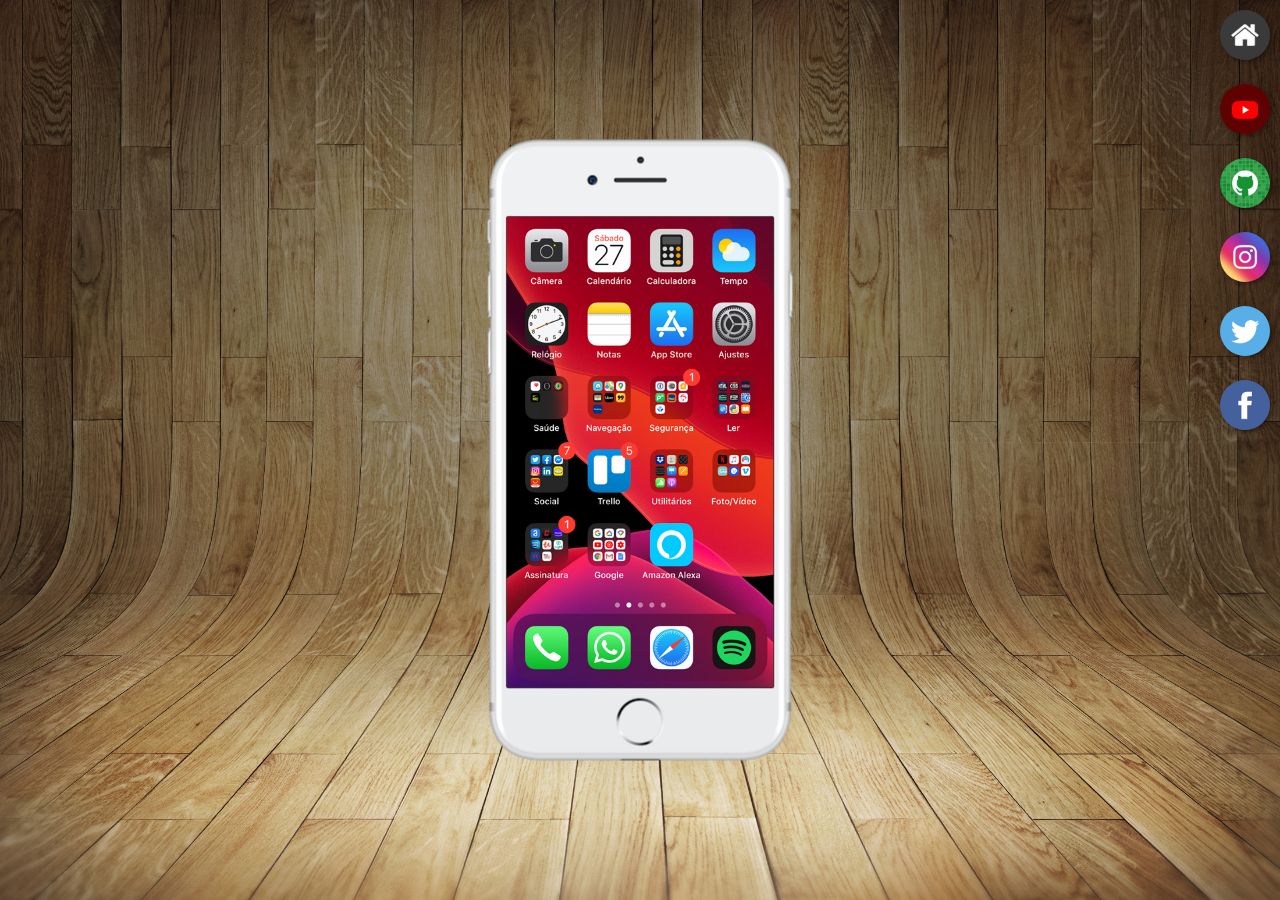
<file: index.html>
<!DOCTYPE html>
<html lang="pt-br">
<head>
  <meta charset="UTF-8">
  <meta name="viewport" content="width=device-width, initial-scale=1.0">
  <link rel="shortcut icon" href="favicon.ico" type="image/x-icon">
  <link rel="stylesheet" href="estilos/style.css">
  <title>Projetos Redes Sociais</title>
</head>
<body>
    <main>
        <section id="telefone">
          <iframe src="home.html" name="tela" id="tela" frameborder="0">
            Se navegador não é compativel com isso.
          </iframe>
        </section>
        <section id="redes-sociais">
            <a href="#" target="tela"><img src="imagens/logo-home.jpg" alt="Home"></a><br>
            <a href="#" target="tela"><img src="imagens/logo-youtube.jpg" alt="YouTube"></a><br>
            <a href="#" target="tela"><img src="imagens/logo-github.jpg" alt="GitHub"></a><br>
            <a href="#" target="tela"><img src="imagens/logo-instagram.jpg" alt="Instagram"></a><br>
            <a href="#" target="tela"><img src="imagens/logo-twitter.jpg" alt="Twitter"></a><br>
            <a href="#" target="tela"><img src="imagens/logo-facebook.jpg" alt="Facebook"></a>
        </section>
    </main>
</body>
</html>
</file>
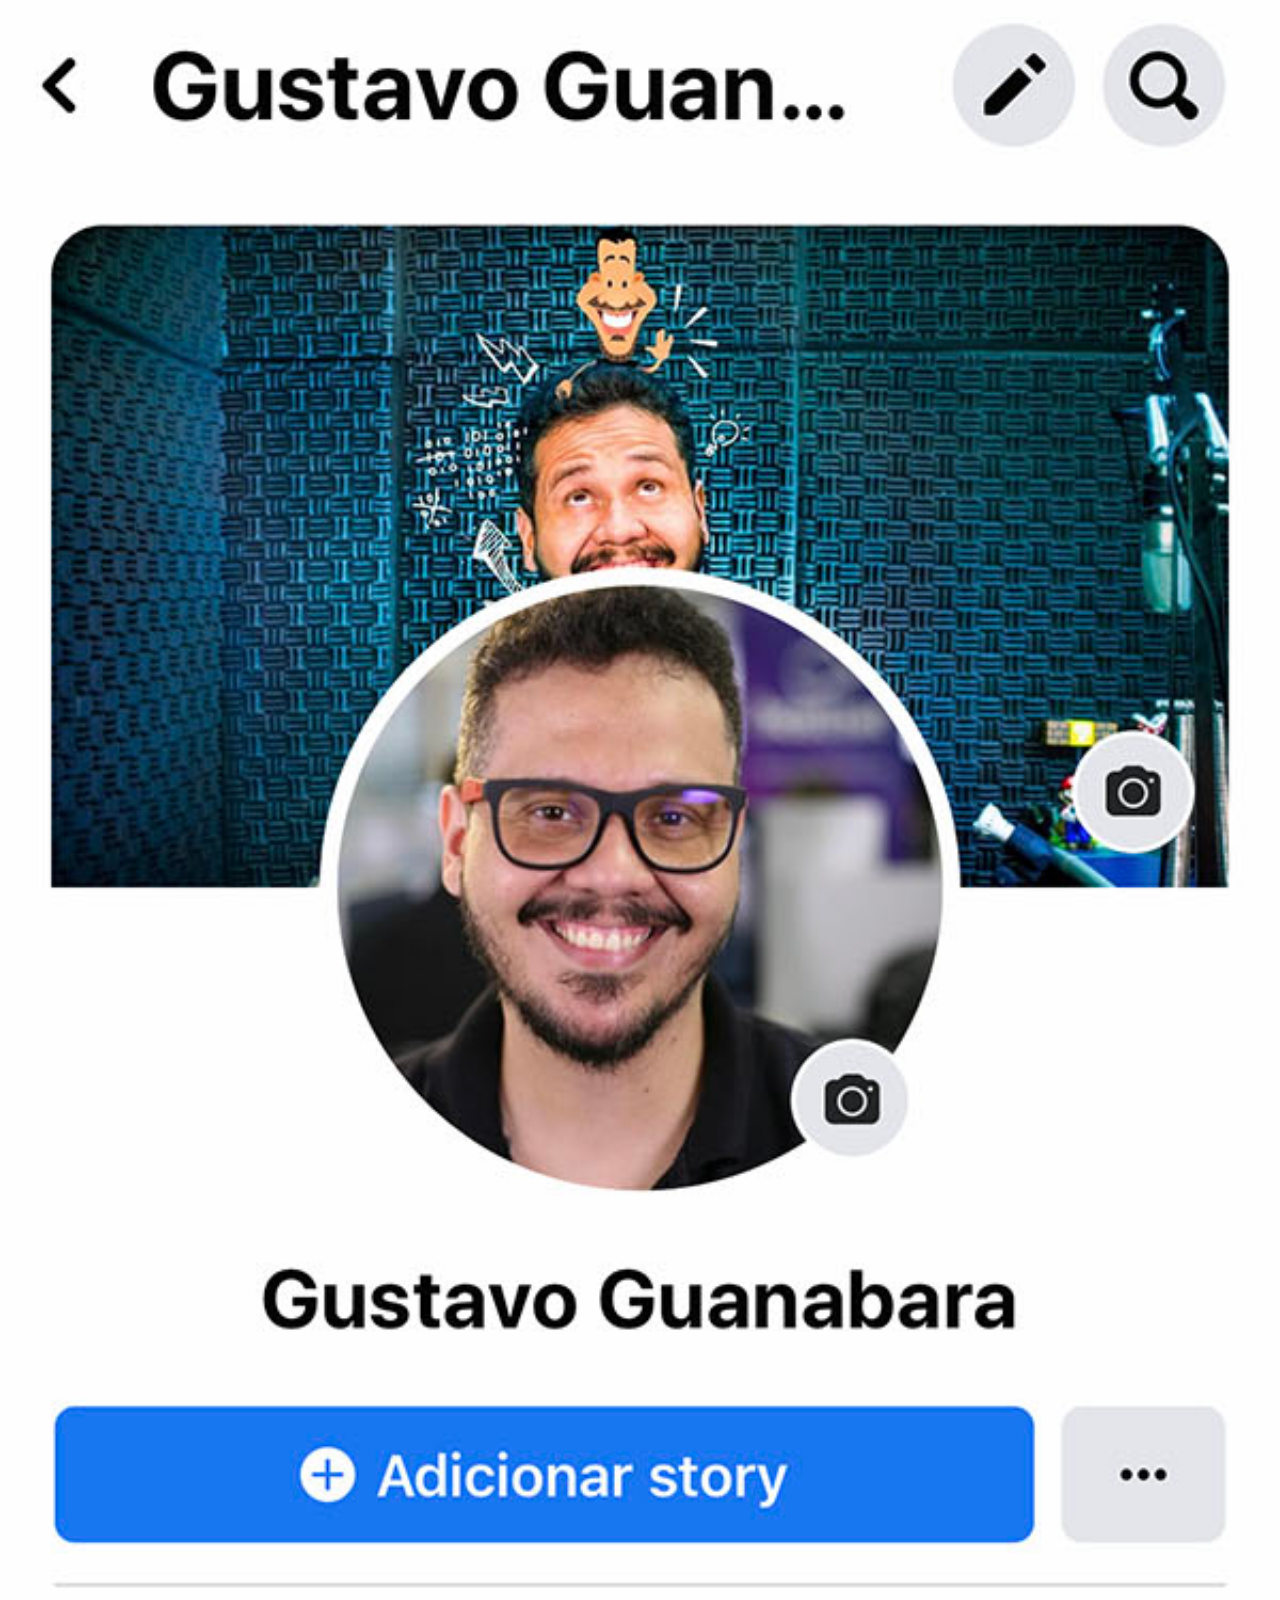
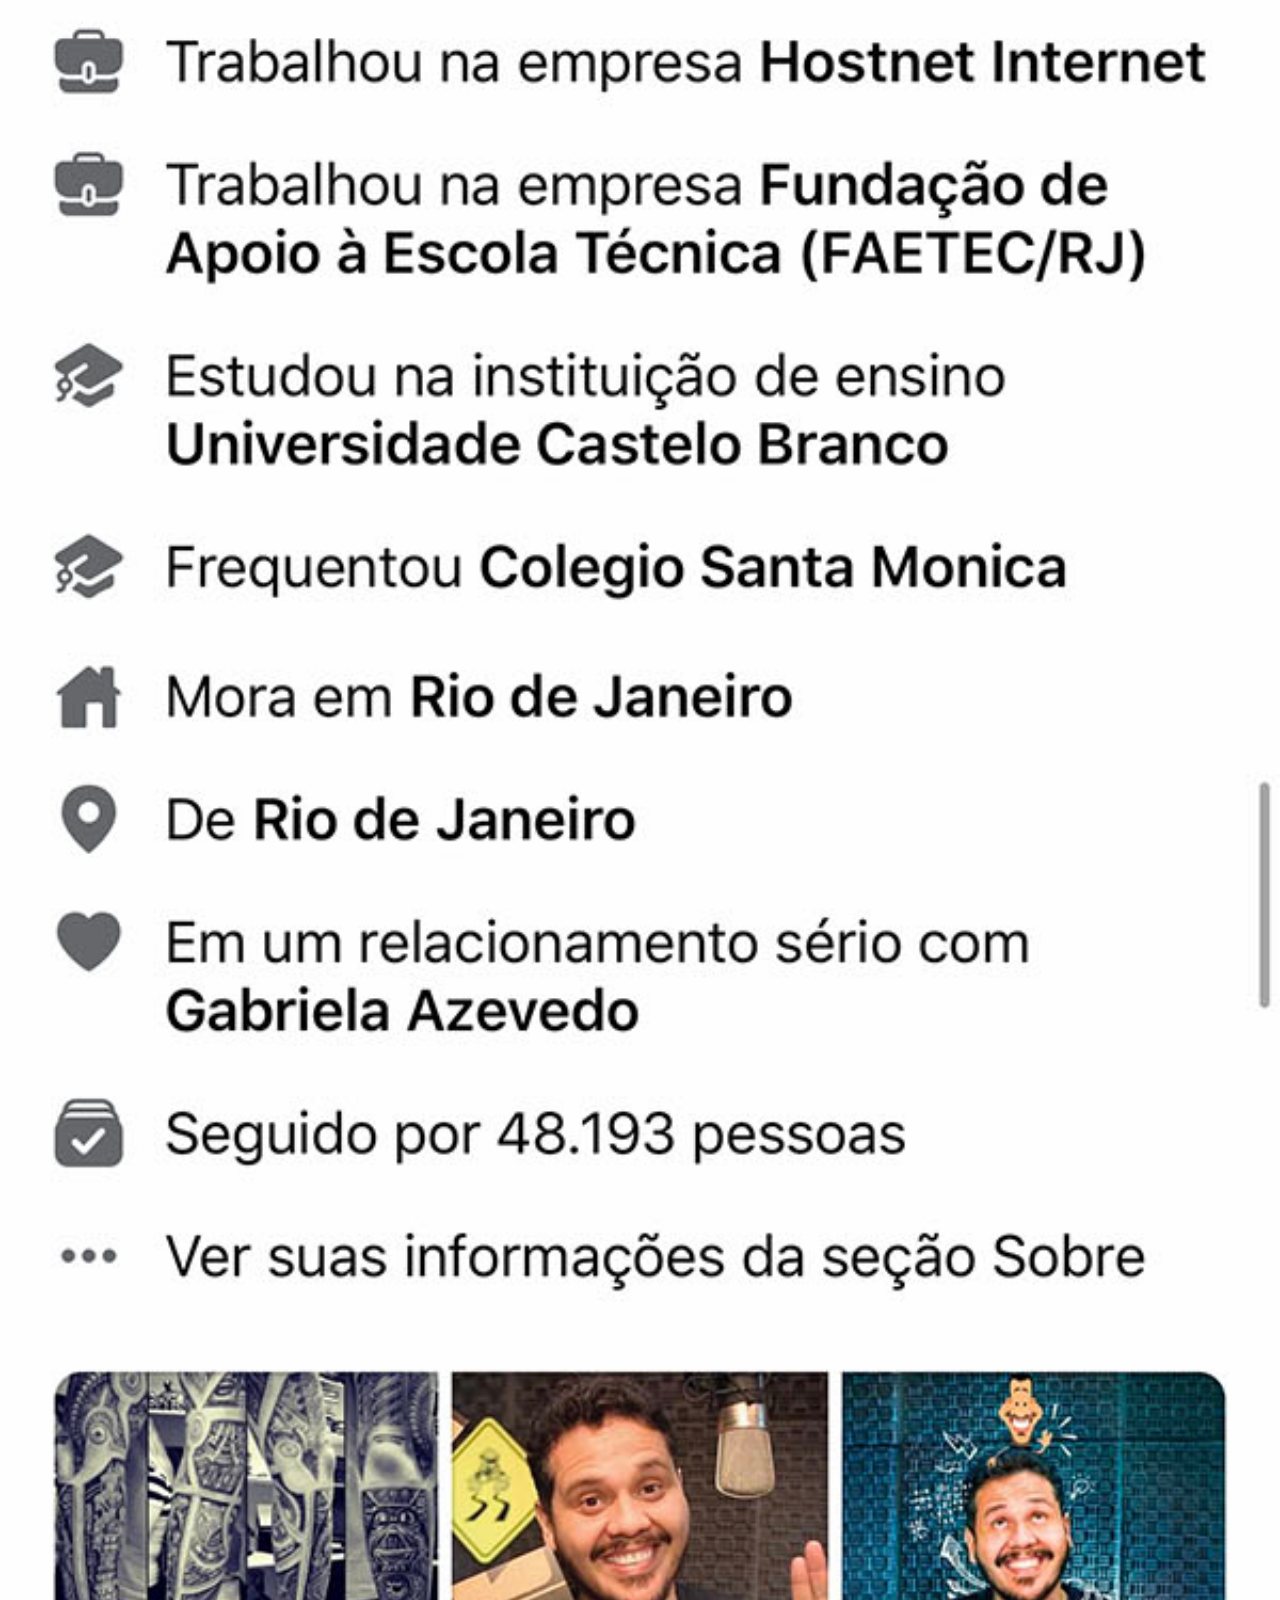
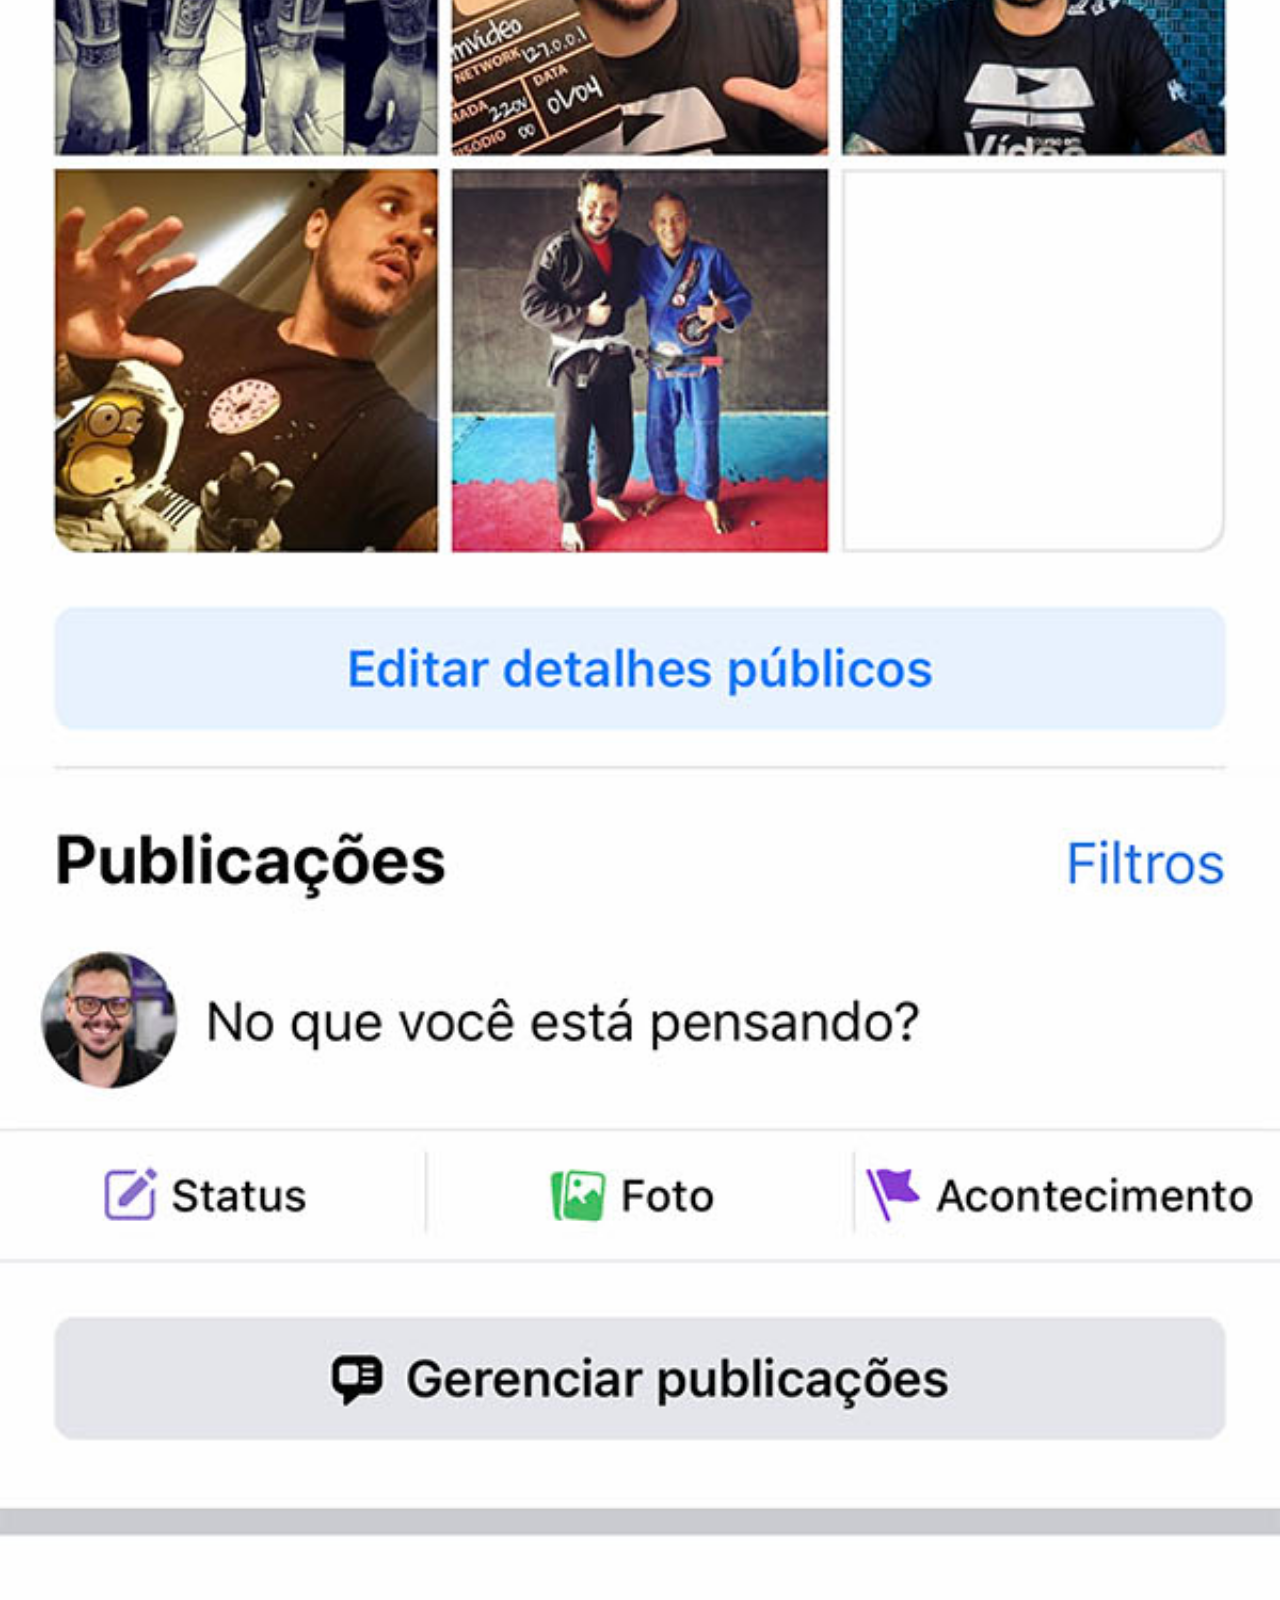
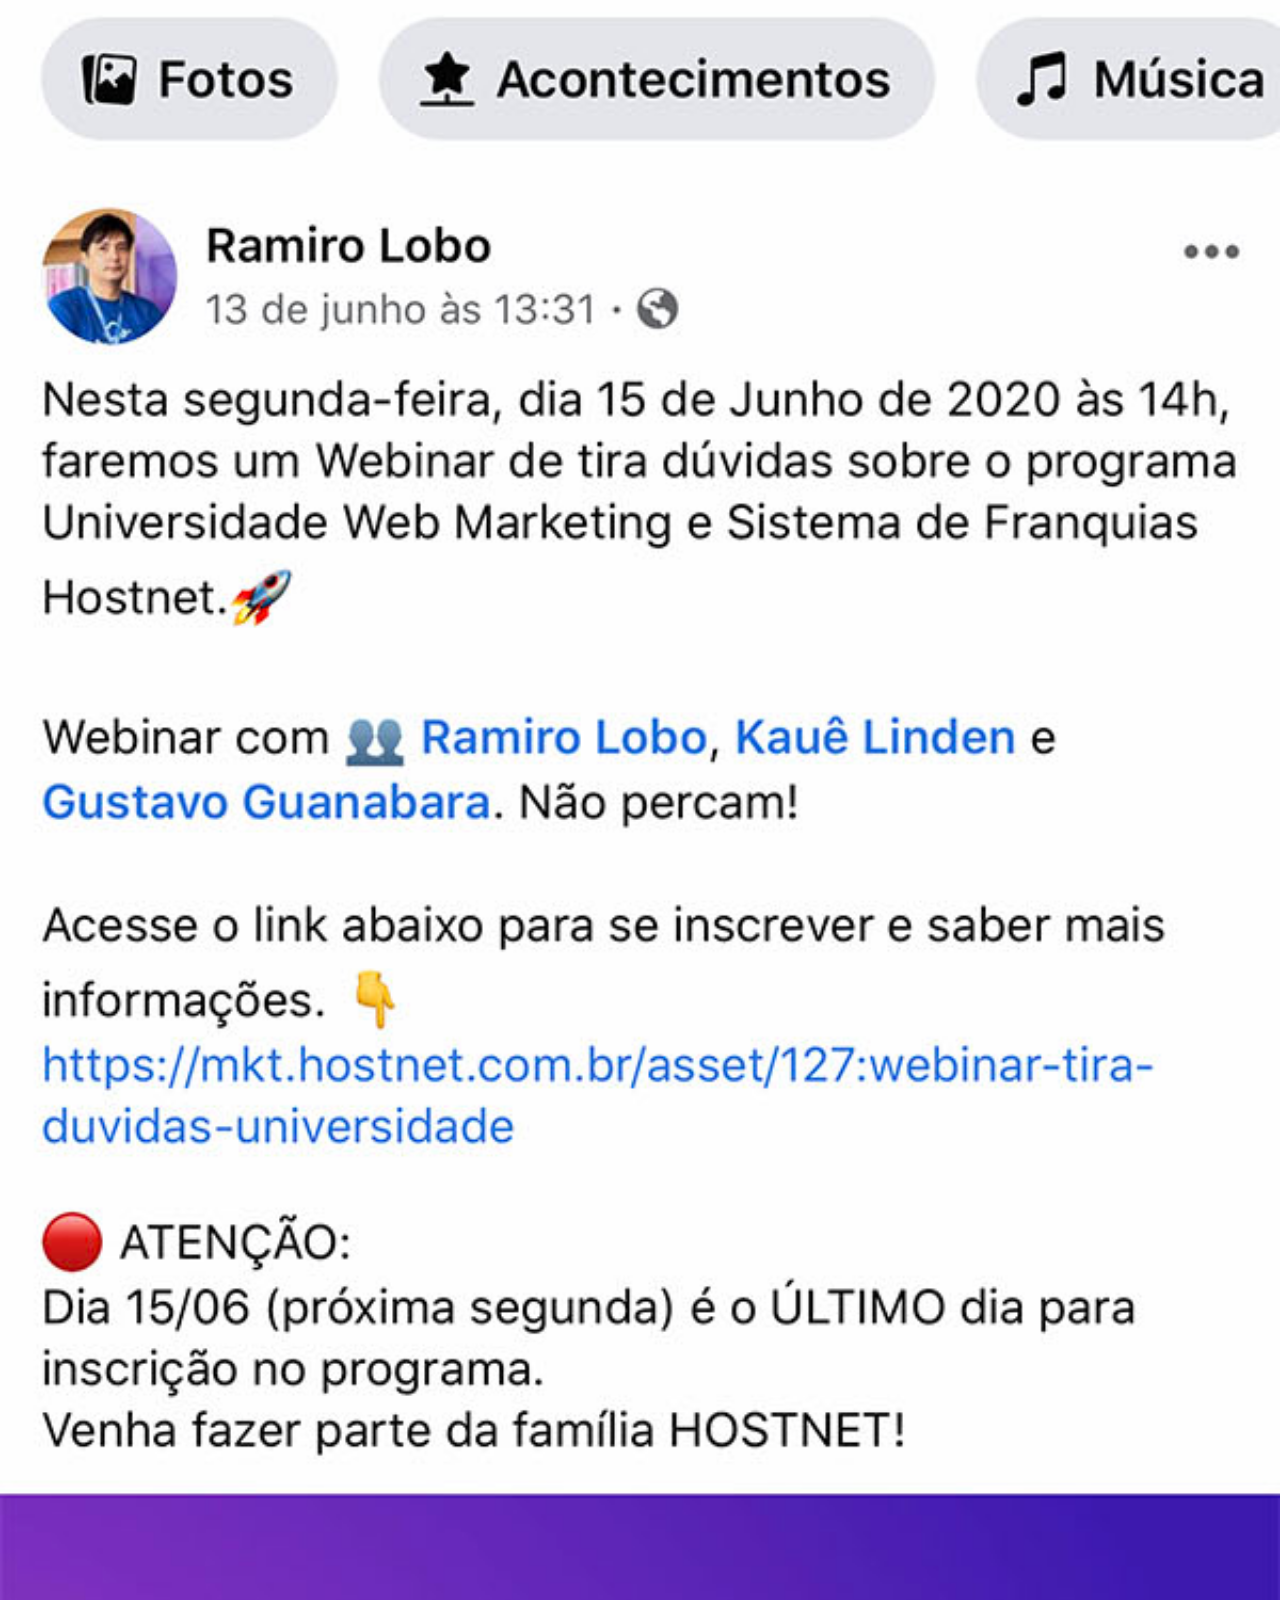
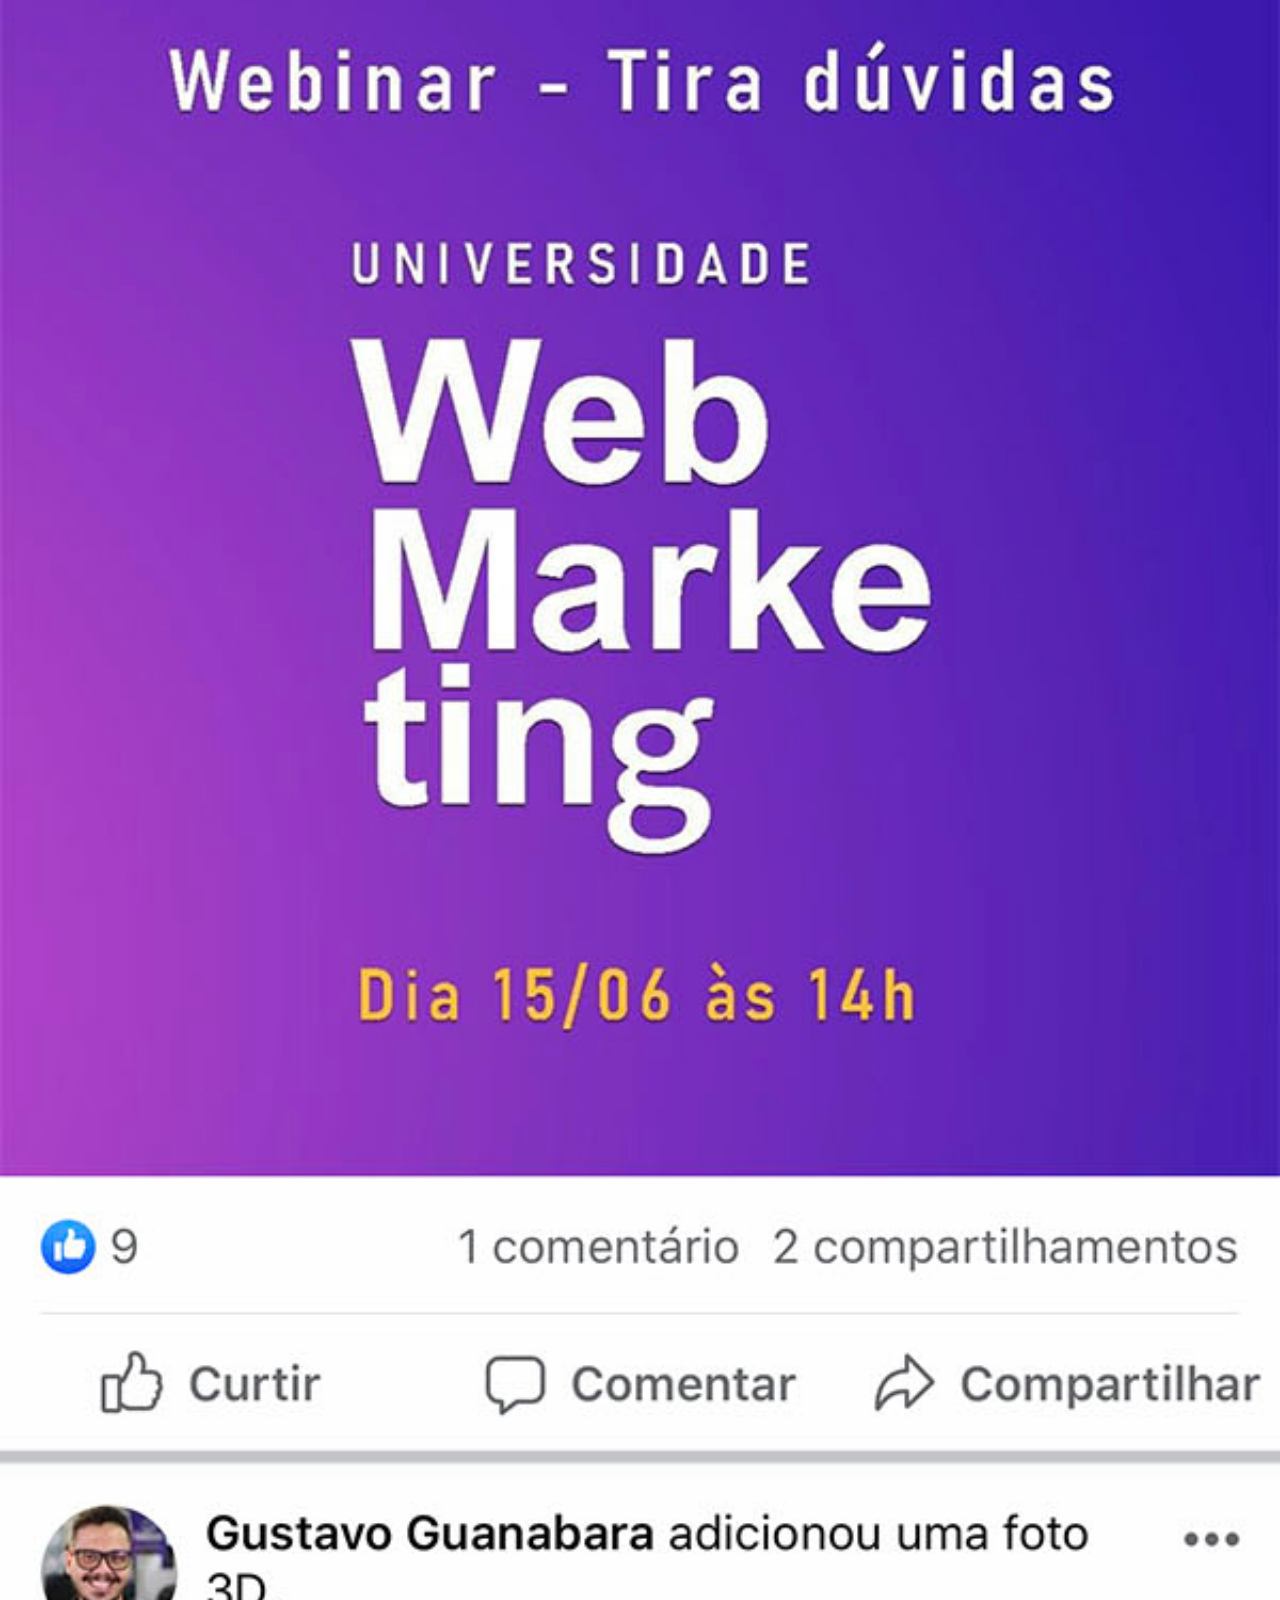
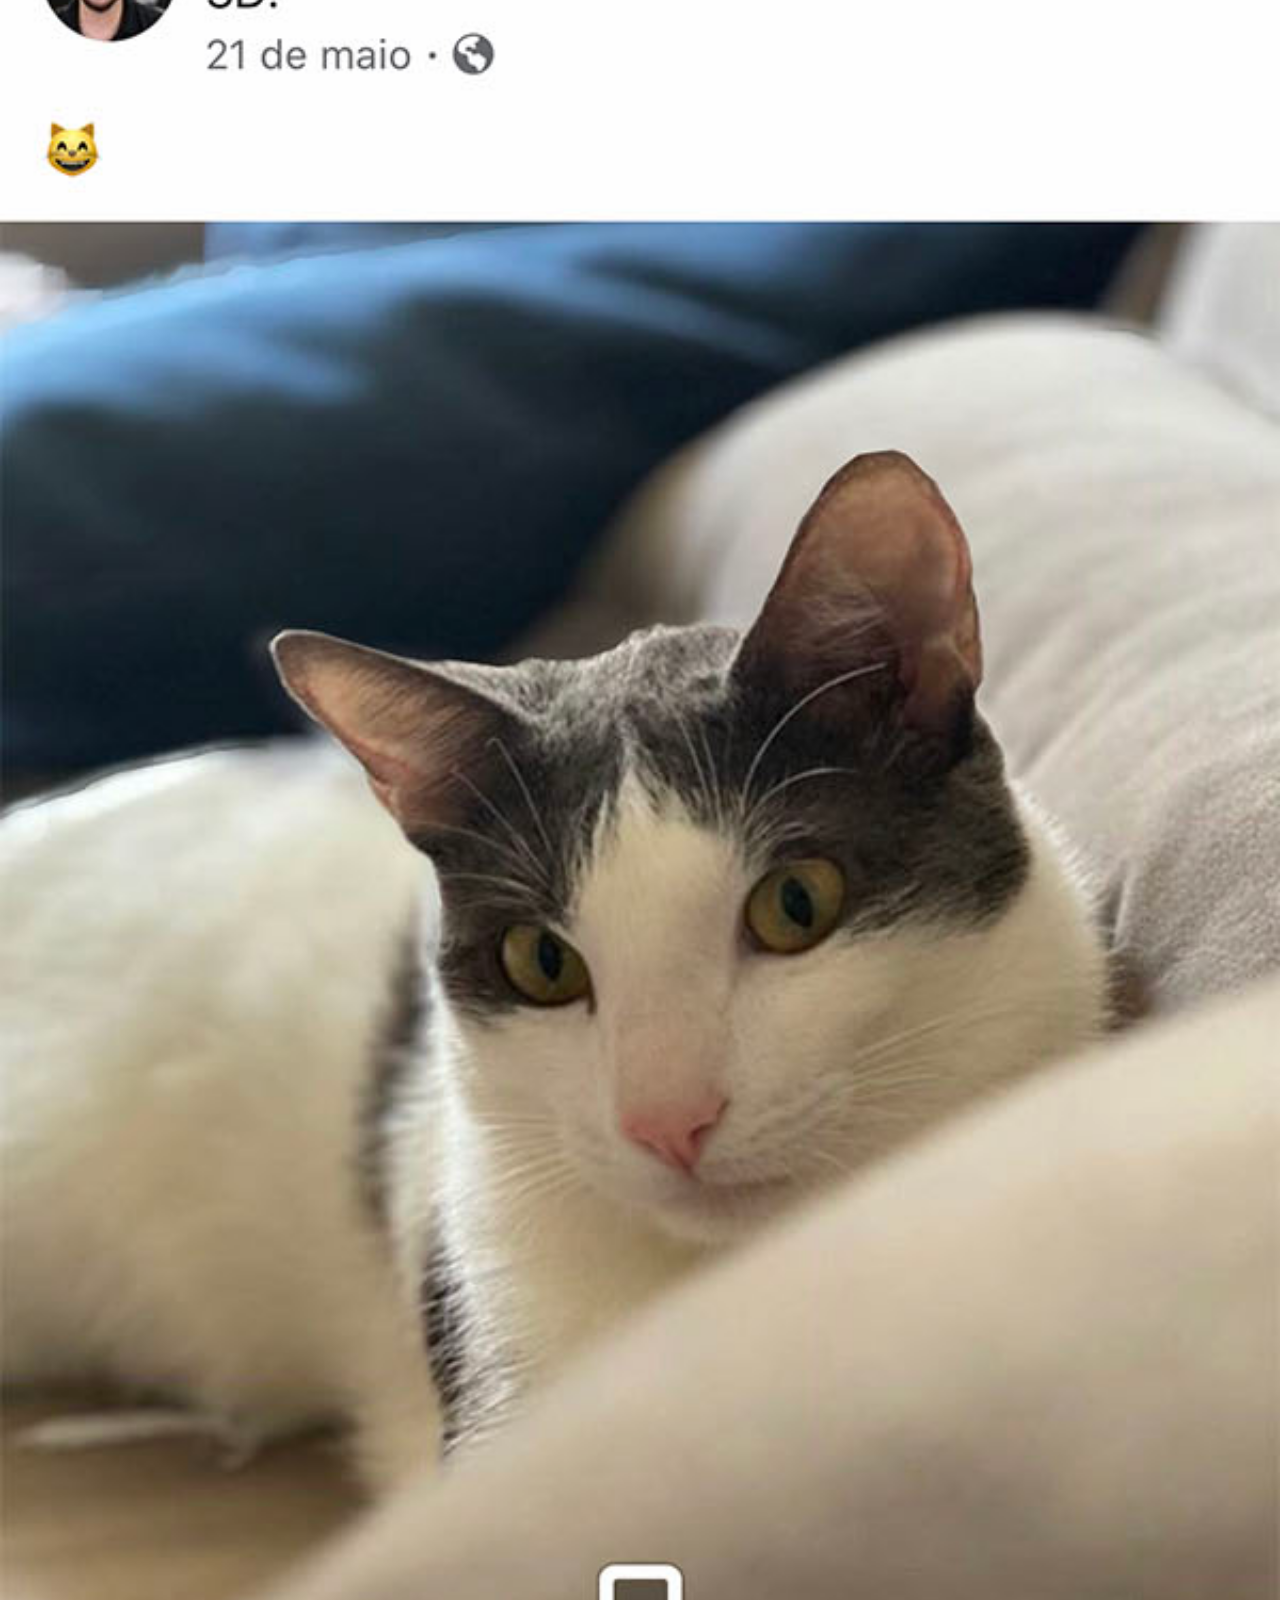
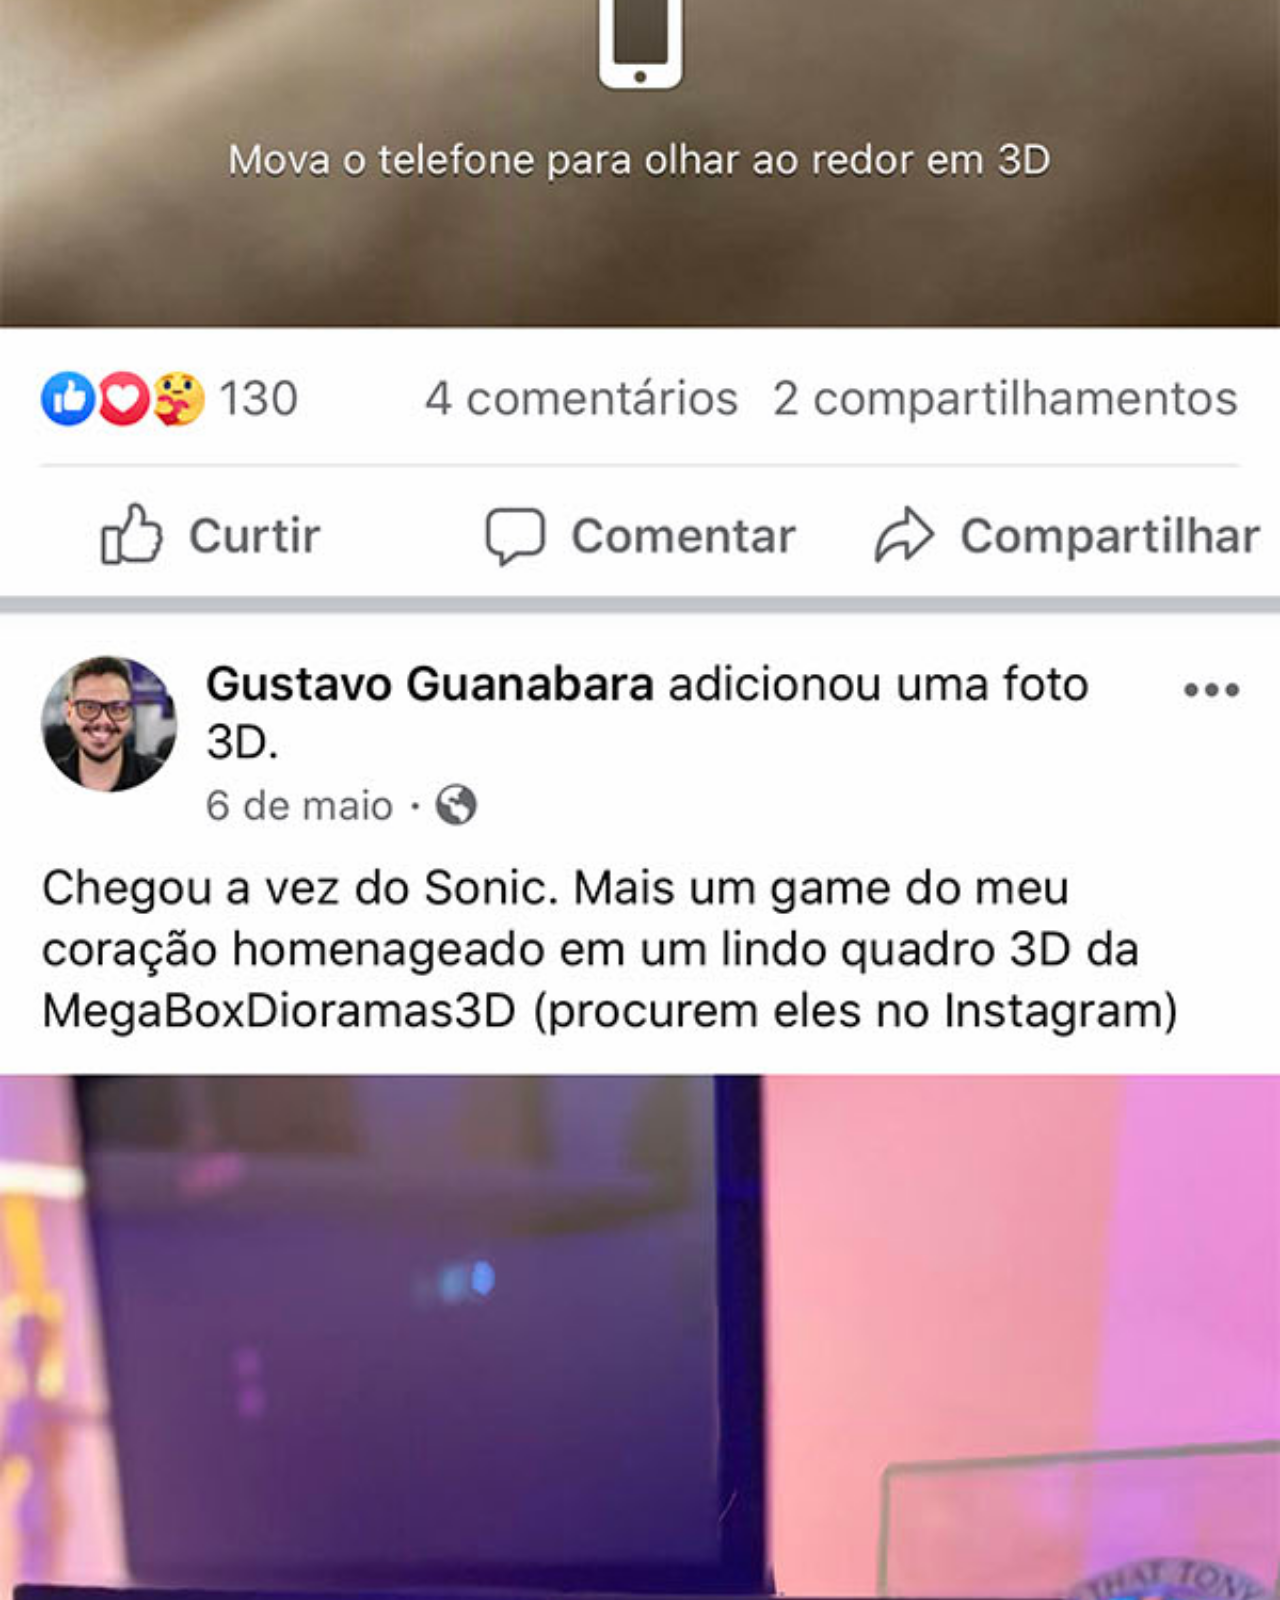
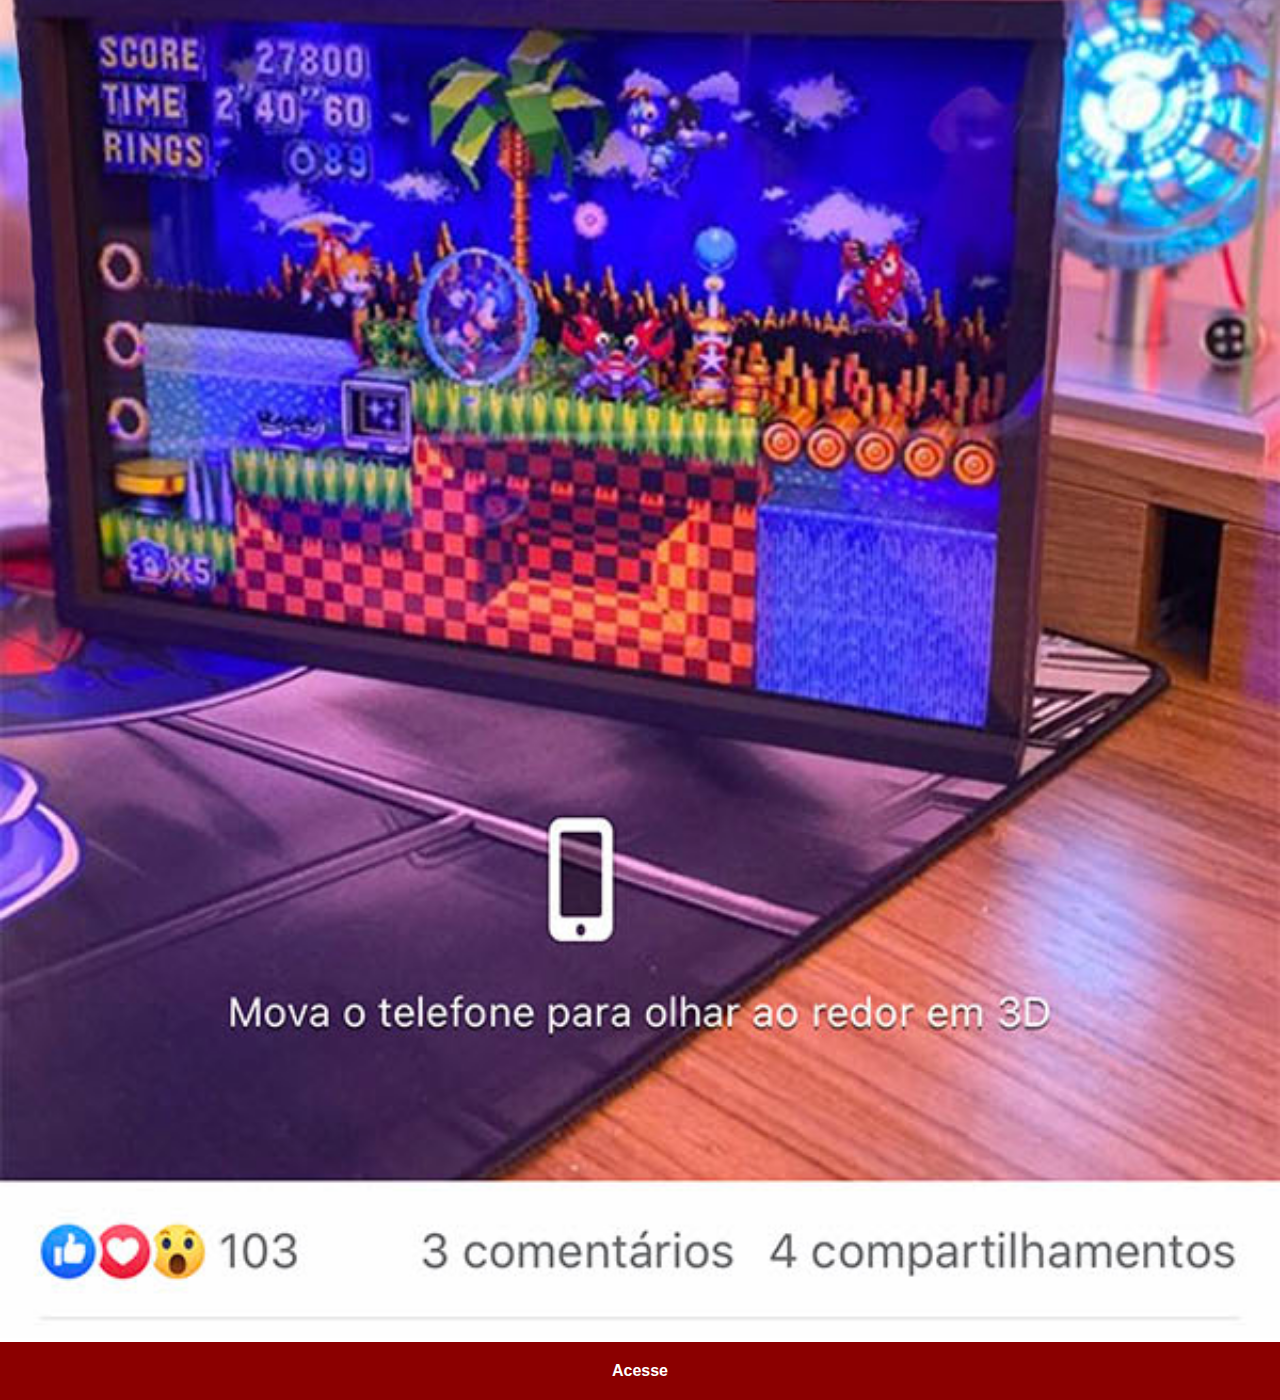
<file: facebook.html>
<!DOCTYPE html>
<html lang="pt-br">
<head>
  <meta charset="UTF-8">
  <meta name="viewport" content="width=device-width, initial-scale=1.0">
  <title>Facebook</title>
  <link rel="stylesheet" href="estilos/social.css">
</head>
<body>
  <img src="imagens/tela-facebook.jpg" alt="Twitter">
  <a href="https://www.facebook.com/gustavoguanabara/?locale=pt_BR" target="
  _blank">Acesse</a>
</body>
</html>
</file>
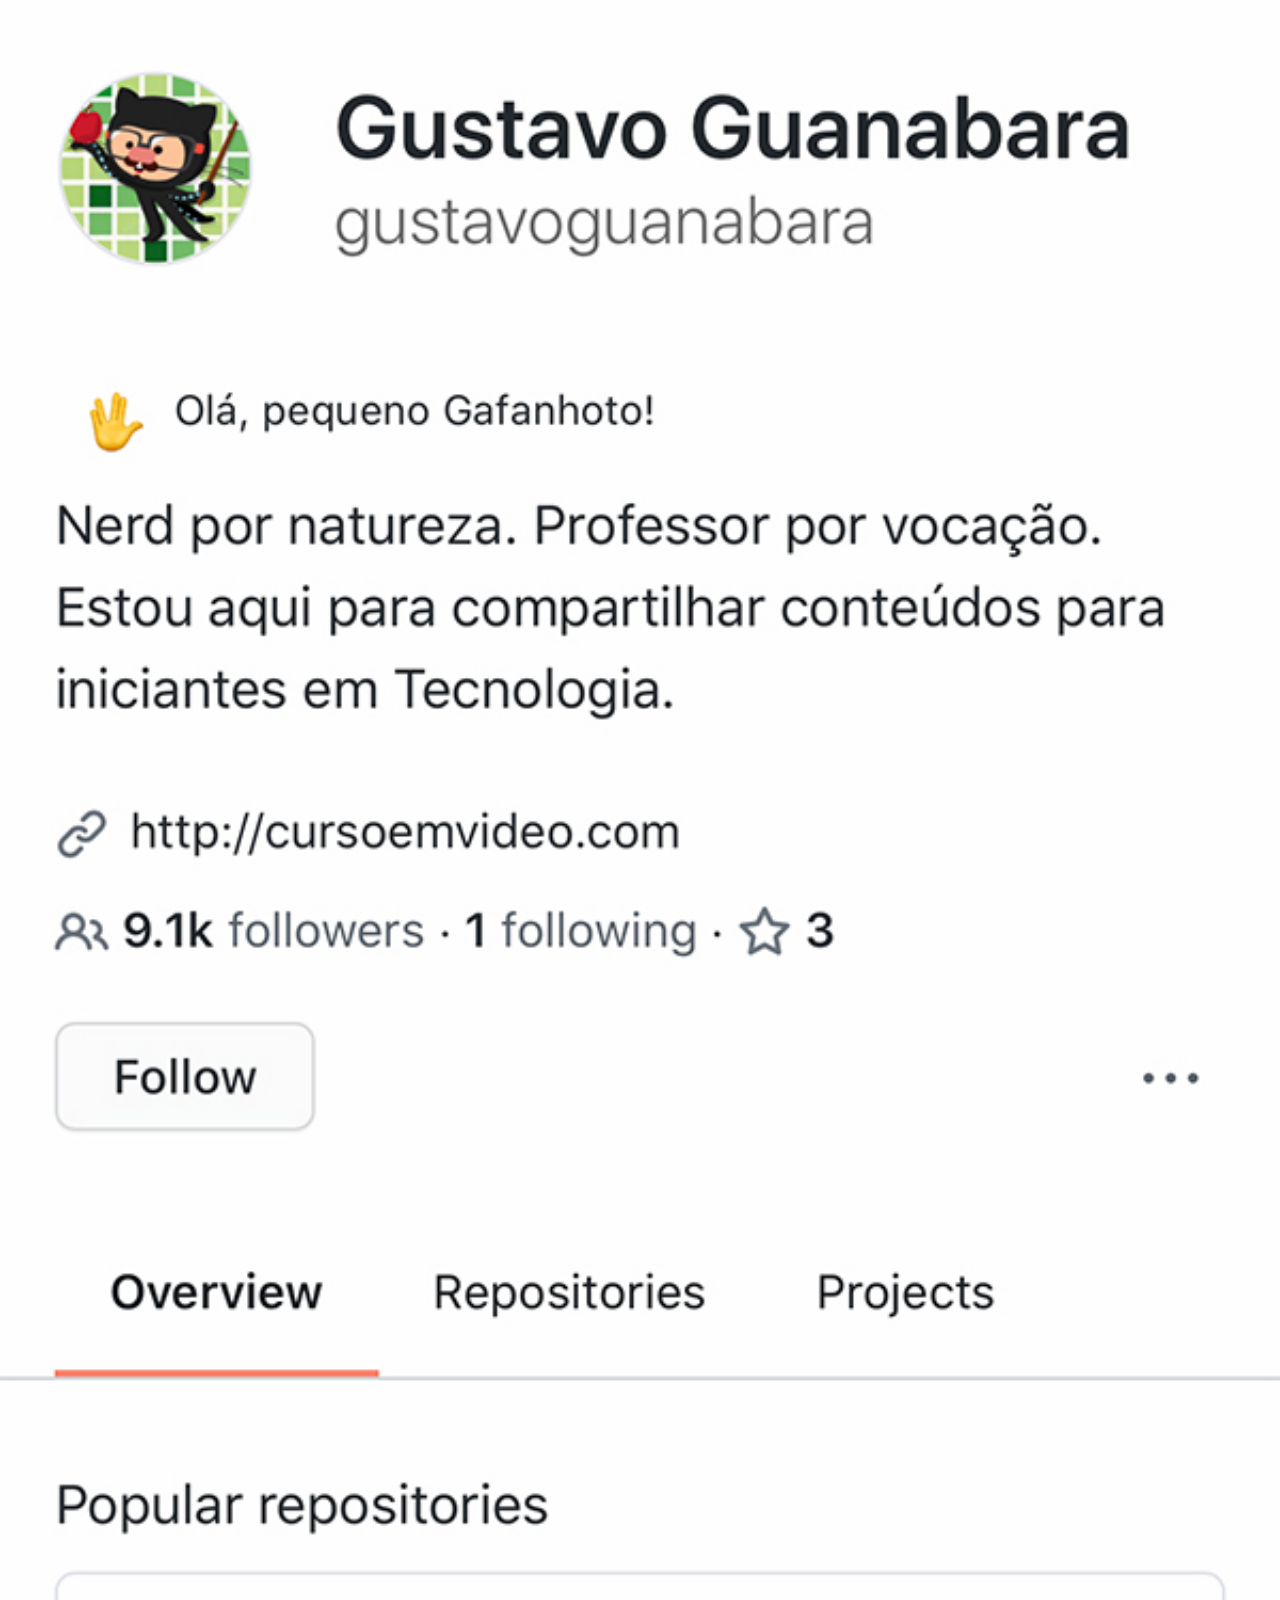
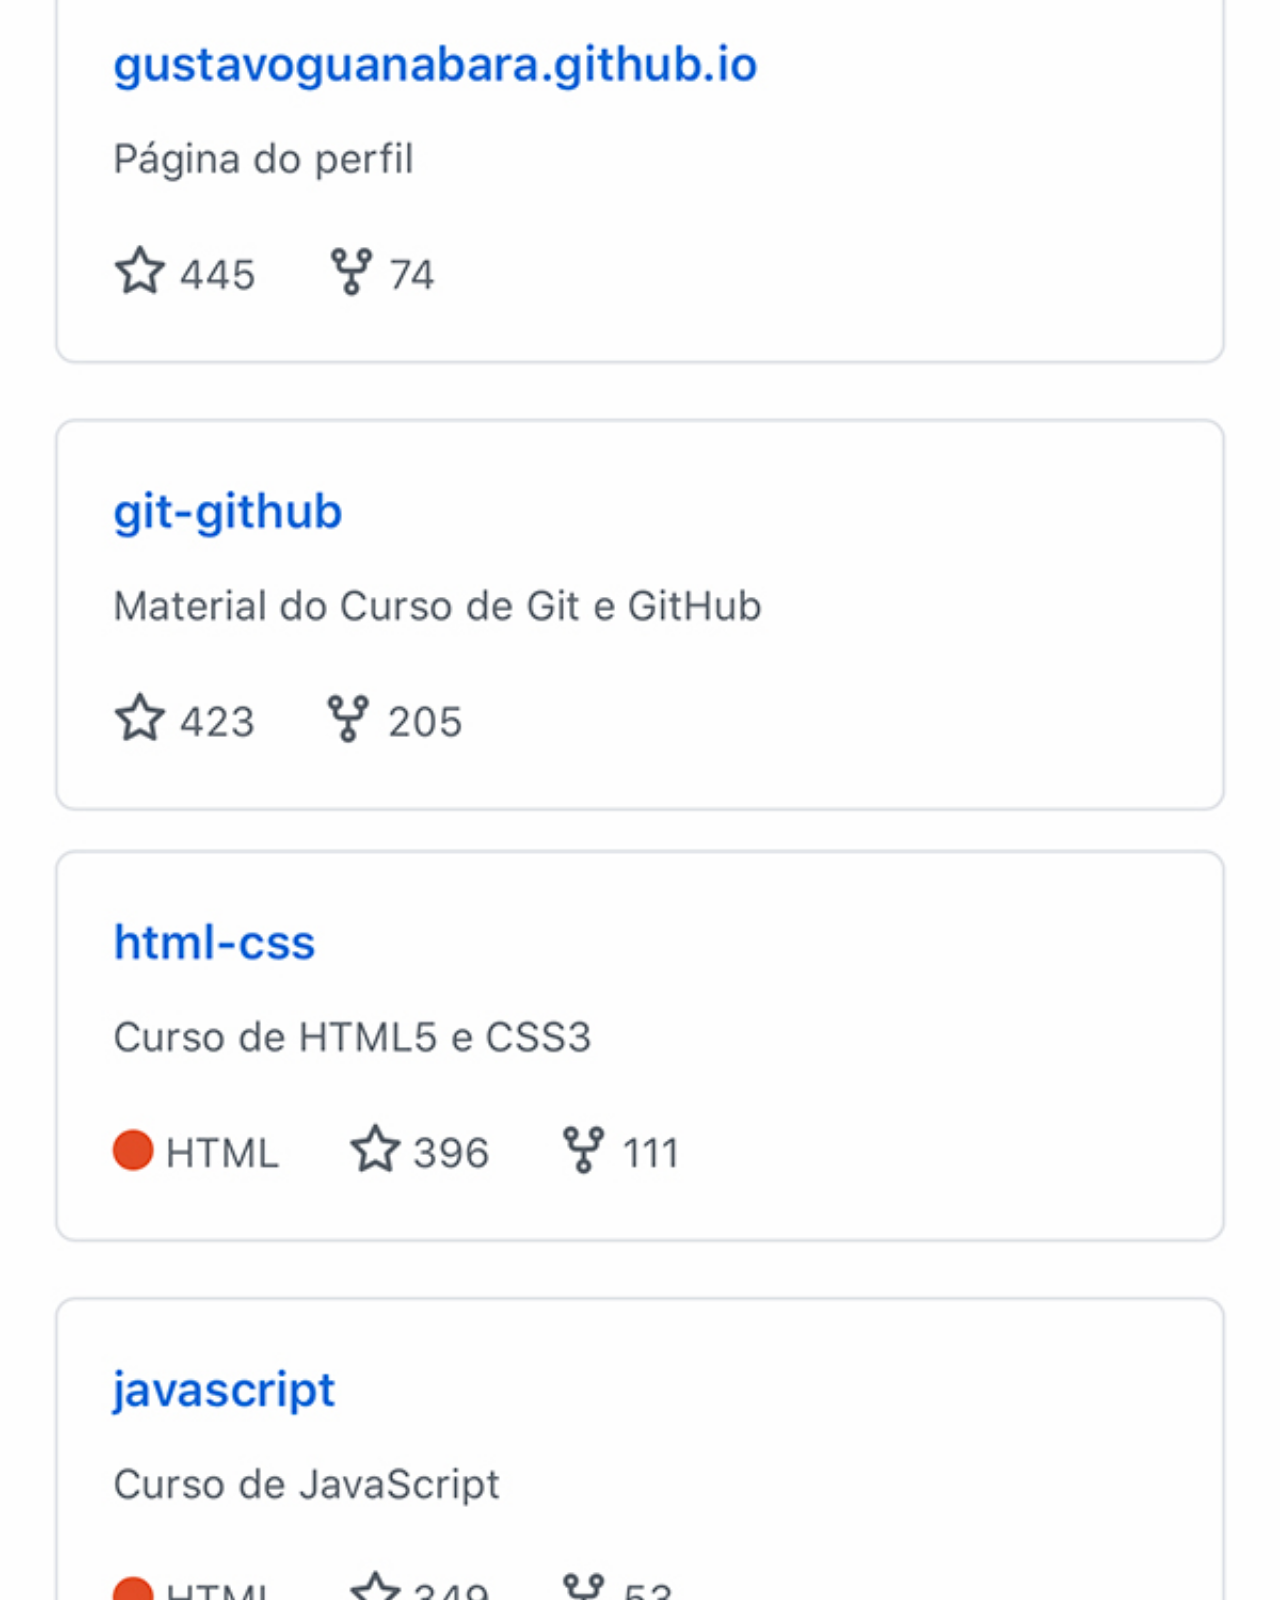
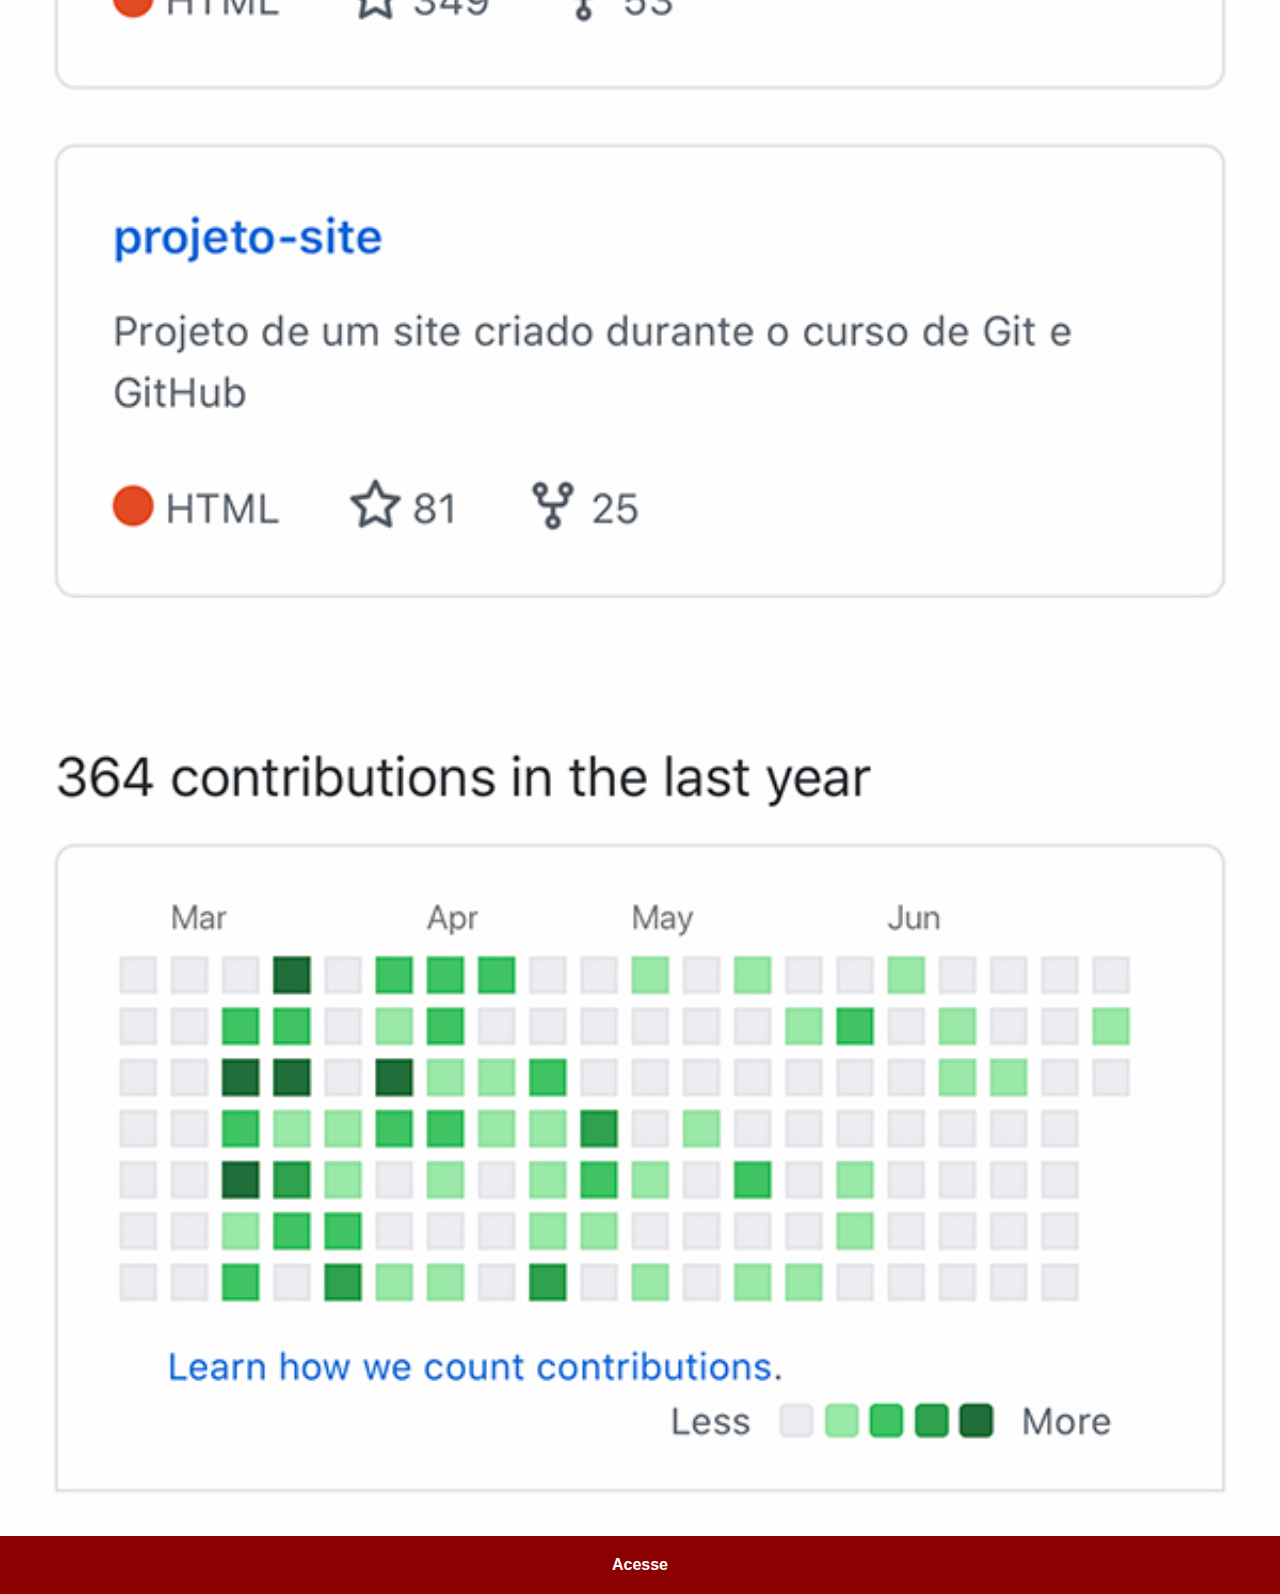
<file: github.html>
<!DOCTYPE html>
<html lang="pt-br">
<head>
  <meta charset="UTF-8">
  <meta name="viewport" content="width=device-width, initial-scale=1.0">
  <title>GitHub</title>
  <link rel="stylesheet" href="estilos/social.css">
</head>
<body>
  <img src="imagens/tela-github.jpg" alt="GitHub">
  <a href="https://github.com/gustavoguanabara/" target="
  _blank">Acesse</a>
</body>
</html>
</file>
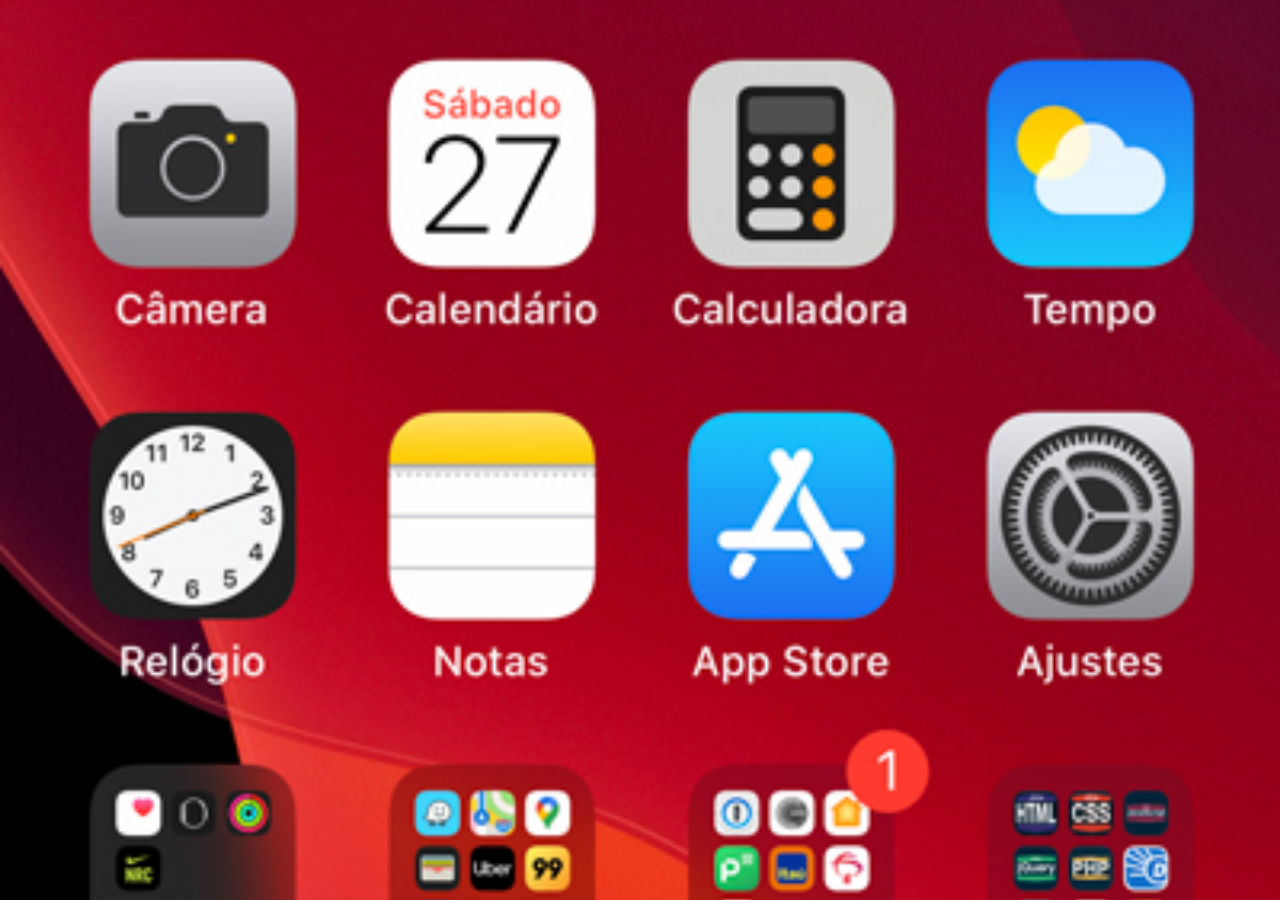
<file: home.html>
<!DOCTYPE html>
<html lang="pt-br">
<head>
  <meta charset="UTF-8">
  <meta name="viewport" content="width=device-width, initial-scale=1.0">
  <title>Home</title>
  <style>
    * {
      margin: 0px;
      padding: 0px;
    }

    body {
      width: 100vw;
      height: 100vh;
      background: black url('imagens/tela-home.jpg') no-repeat top center;
      background-size: cover;
    }
  </style>
</head>
<body>

</body>
</html>
</file>
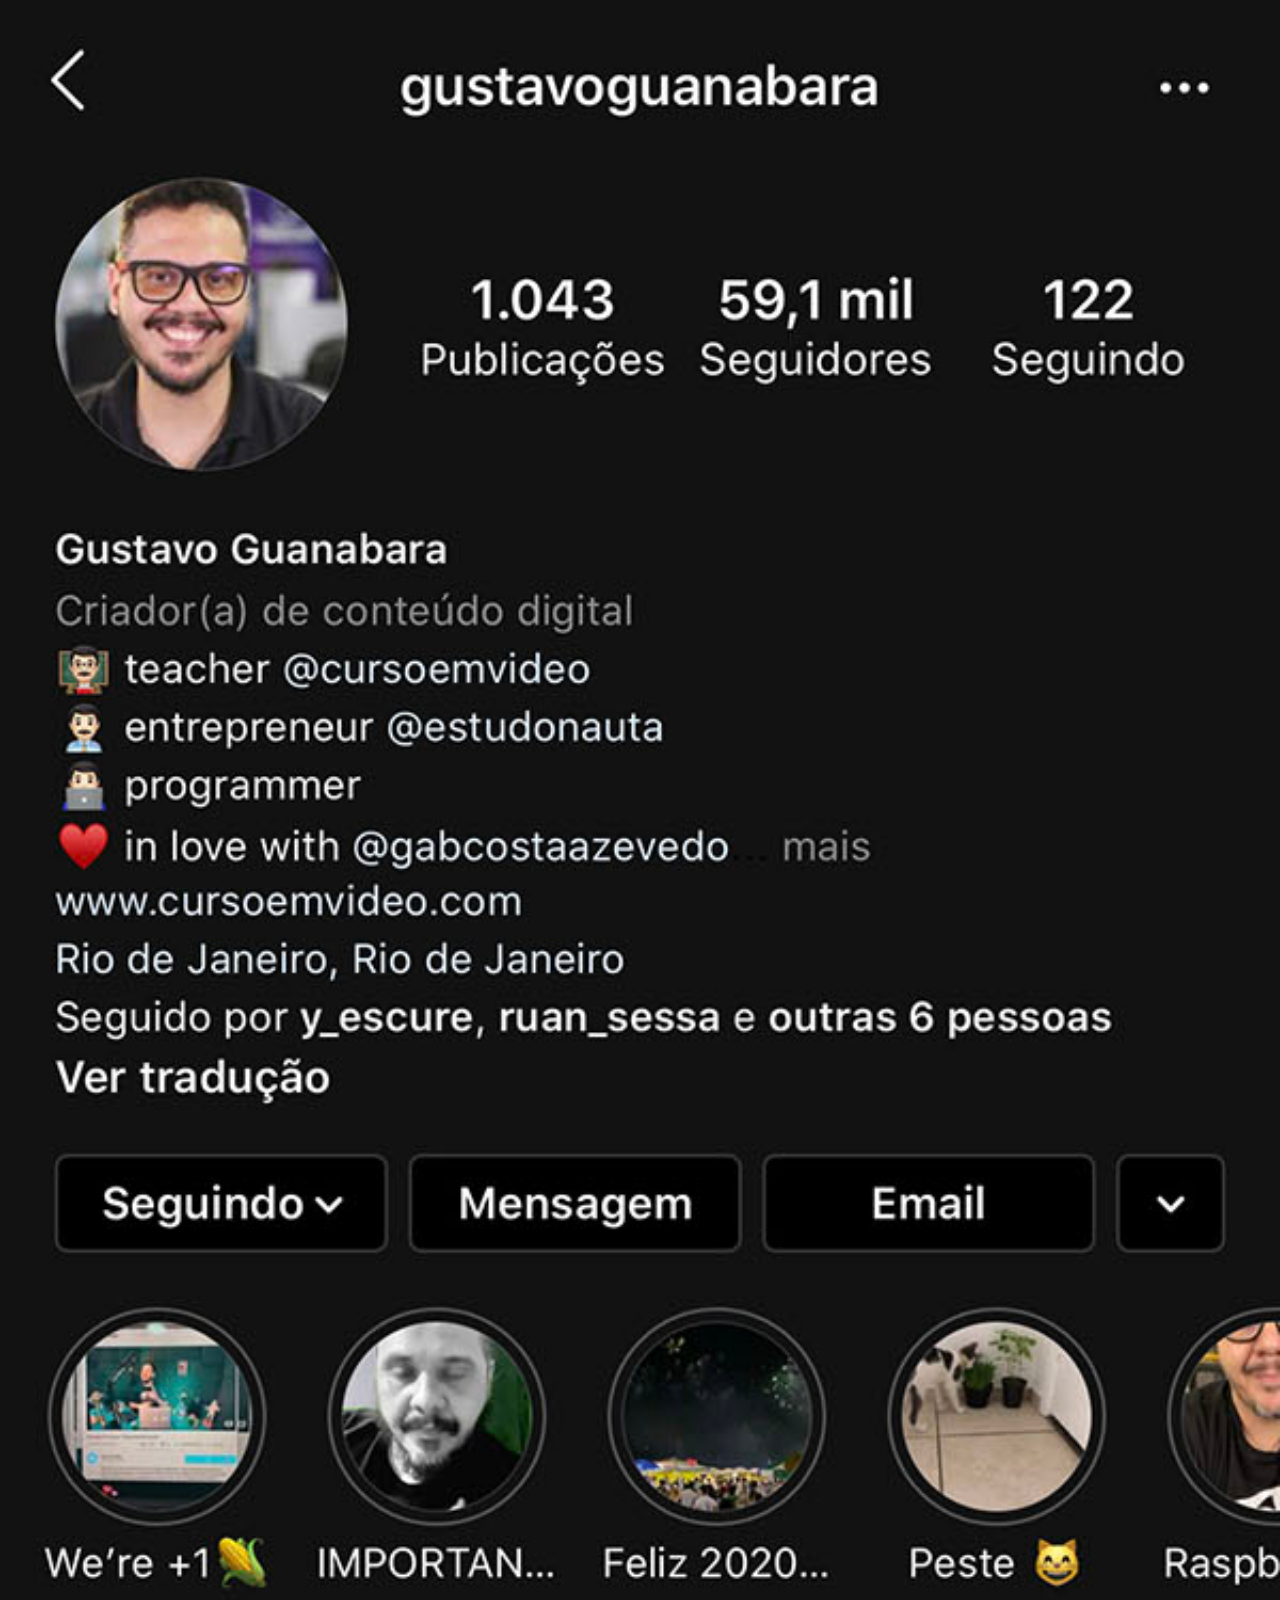
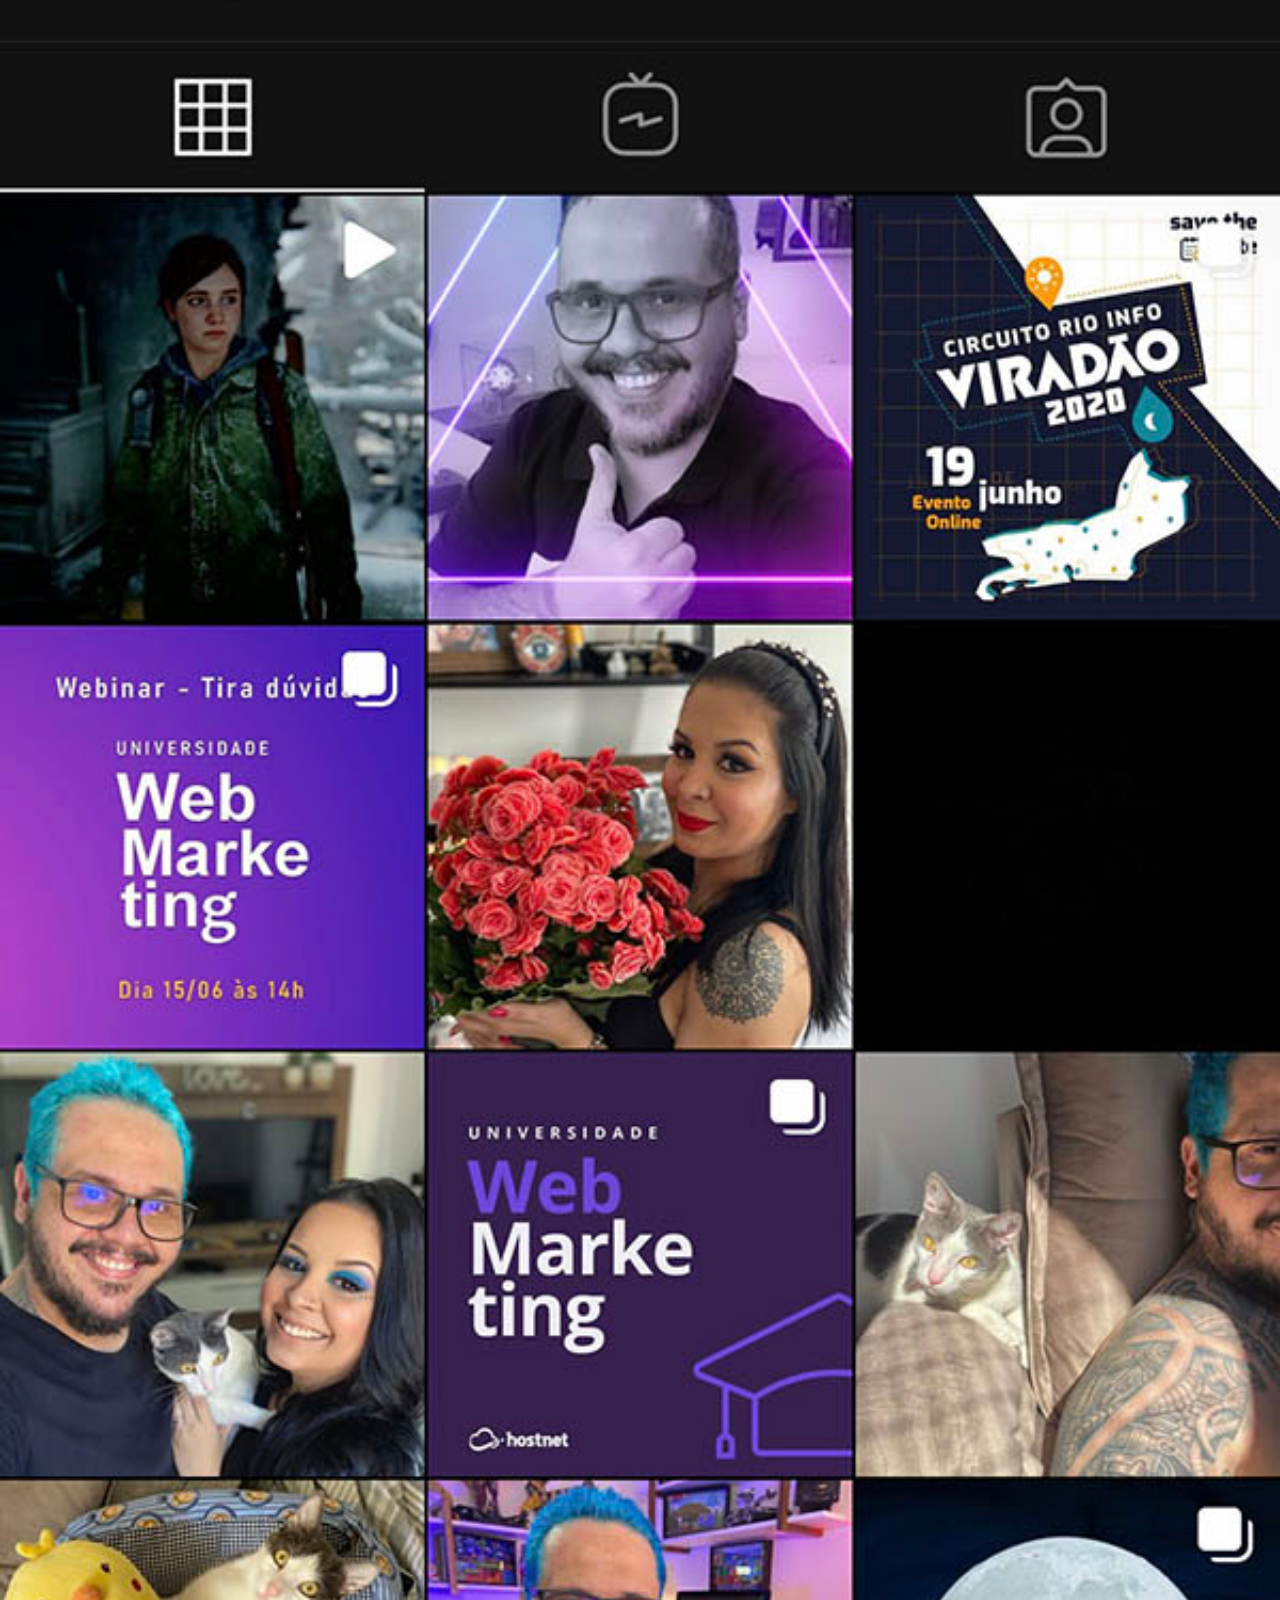
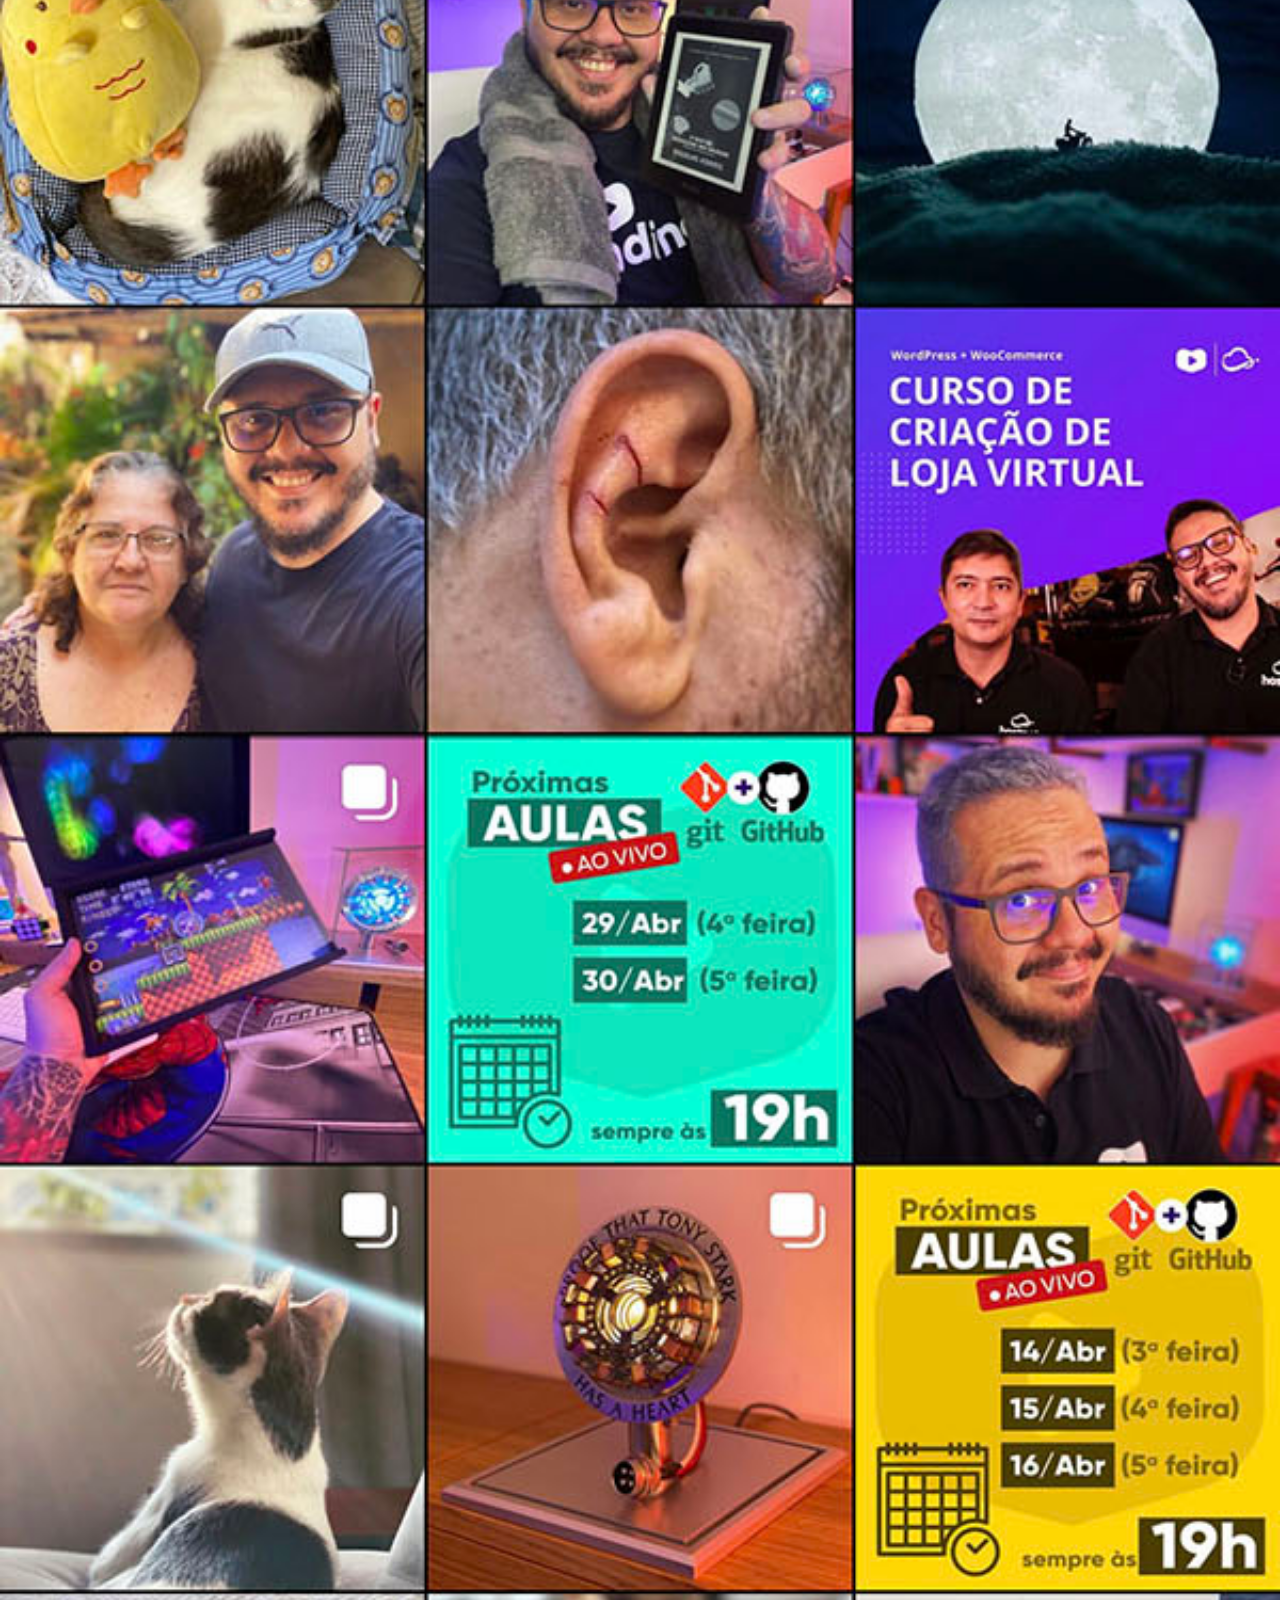
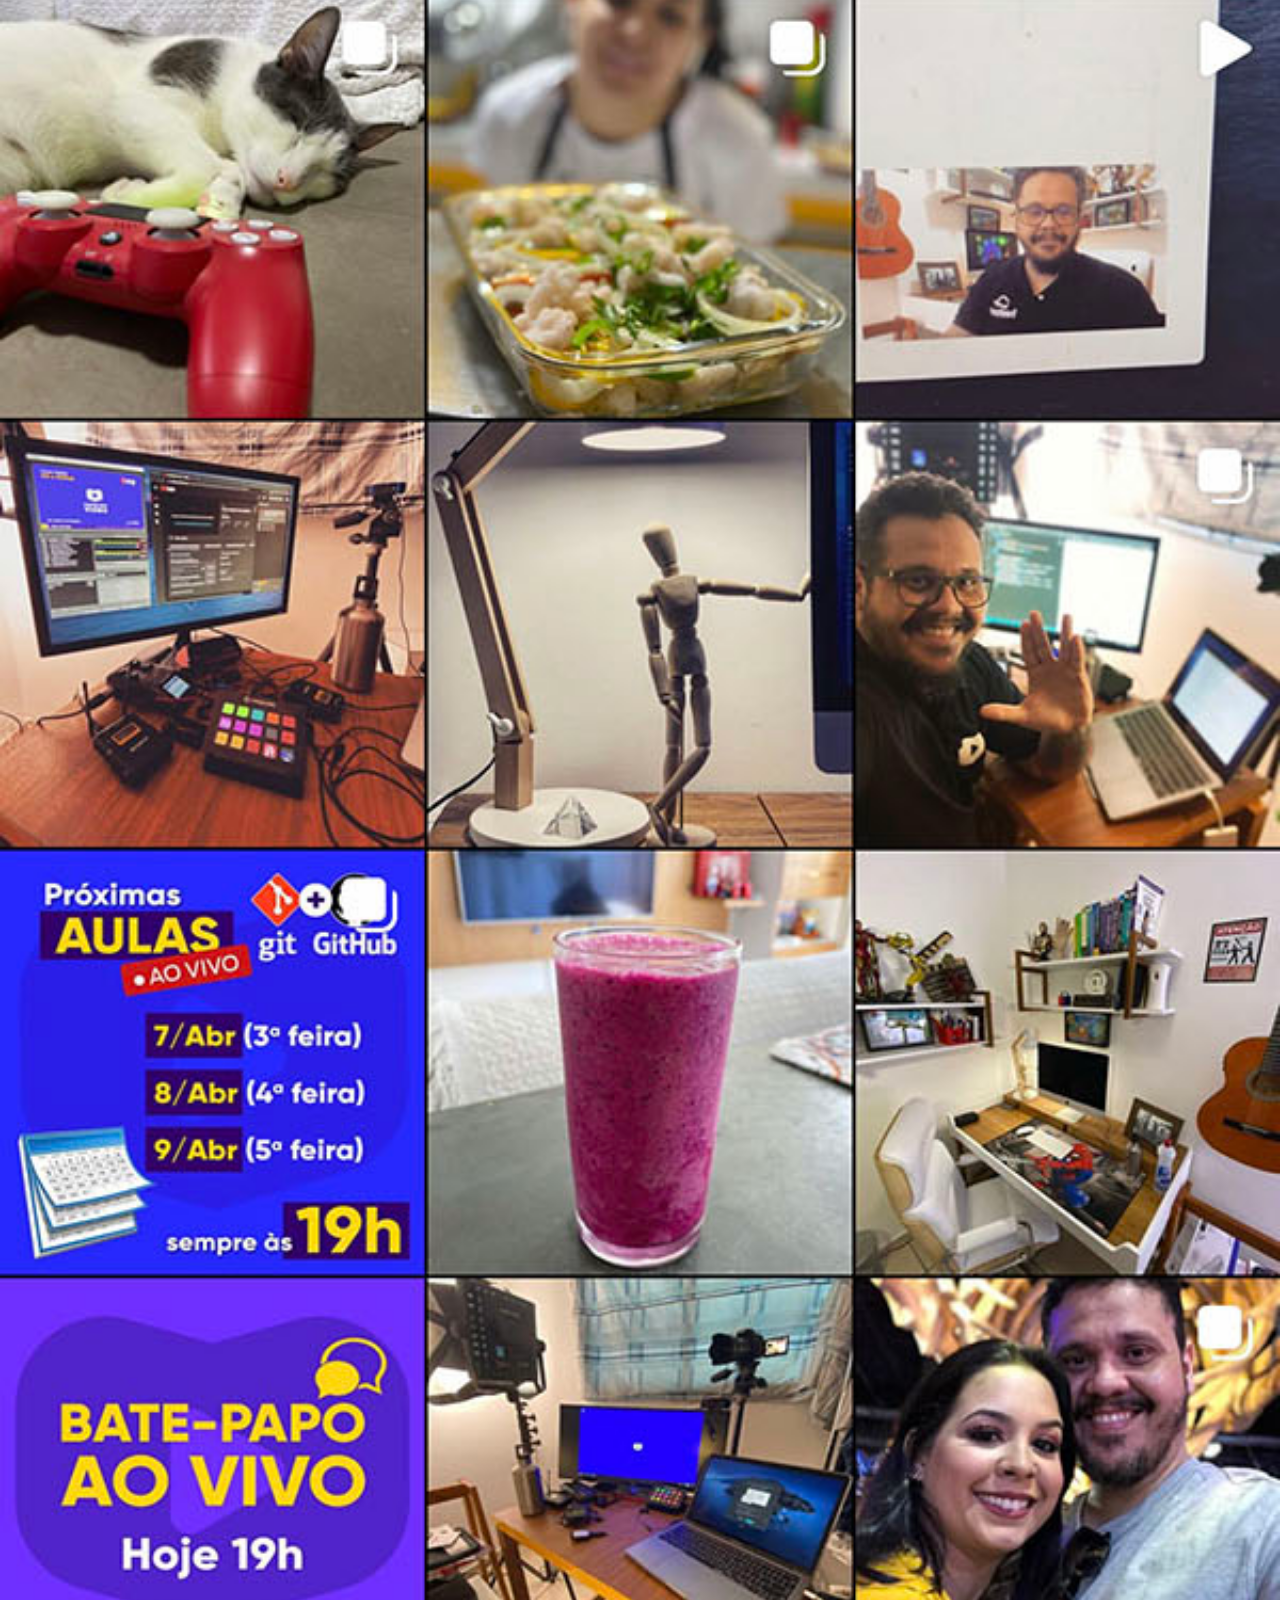
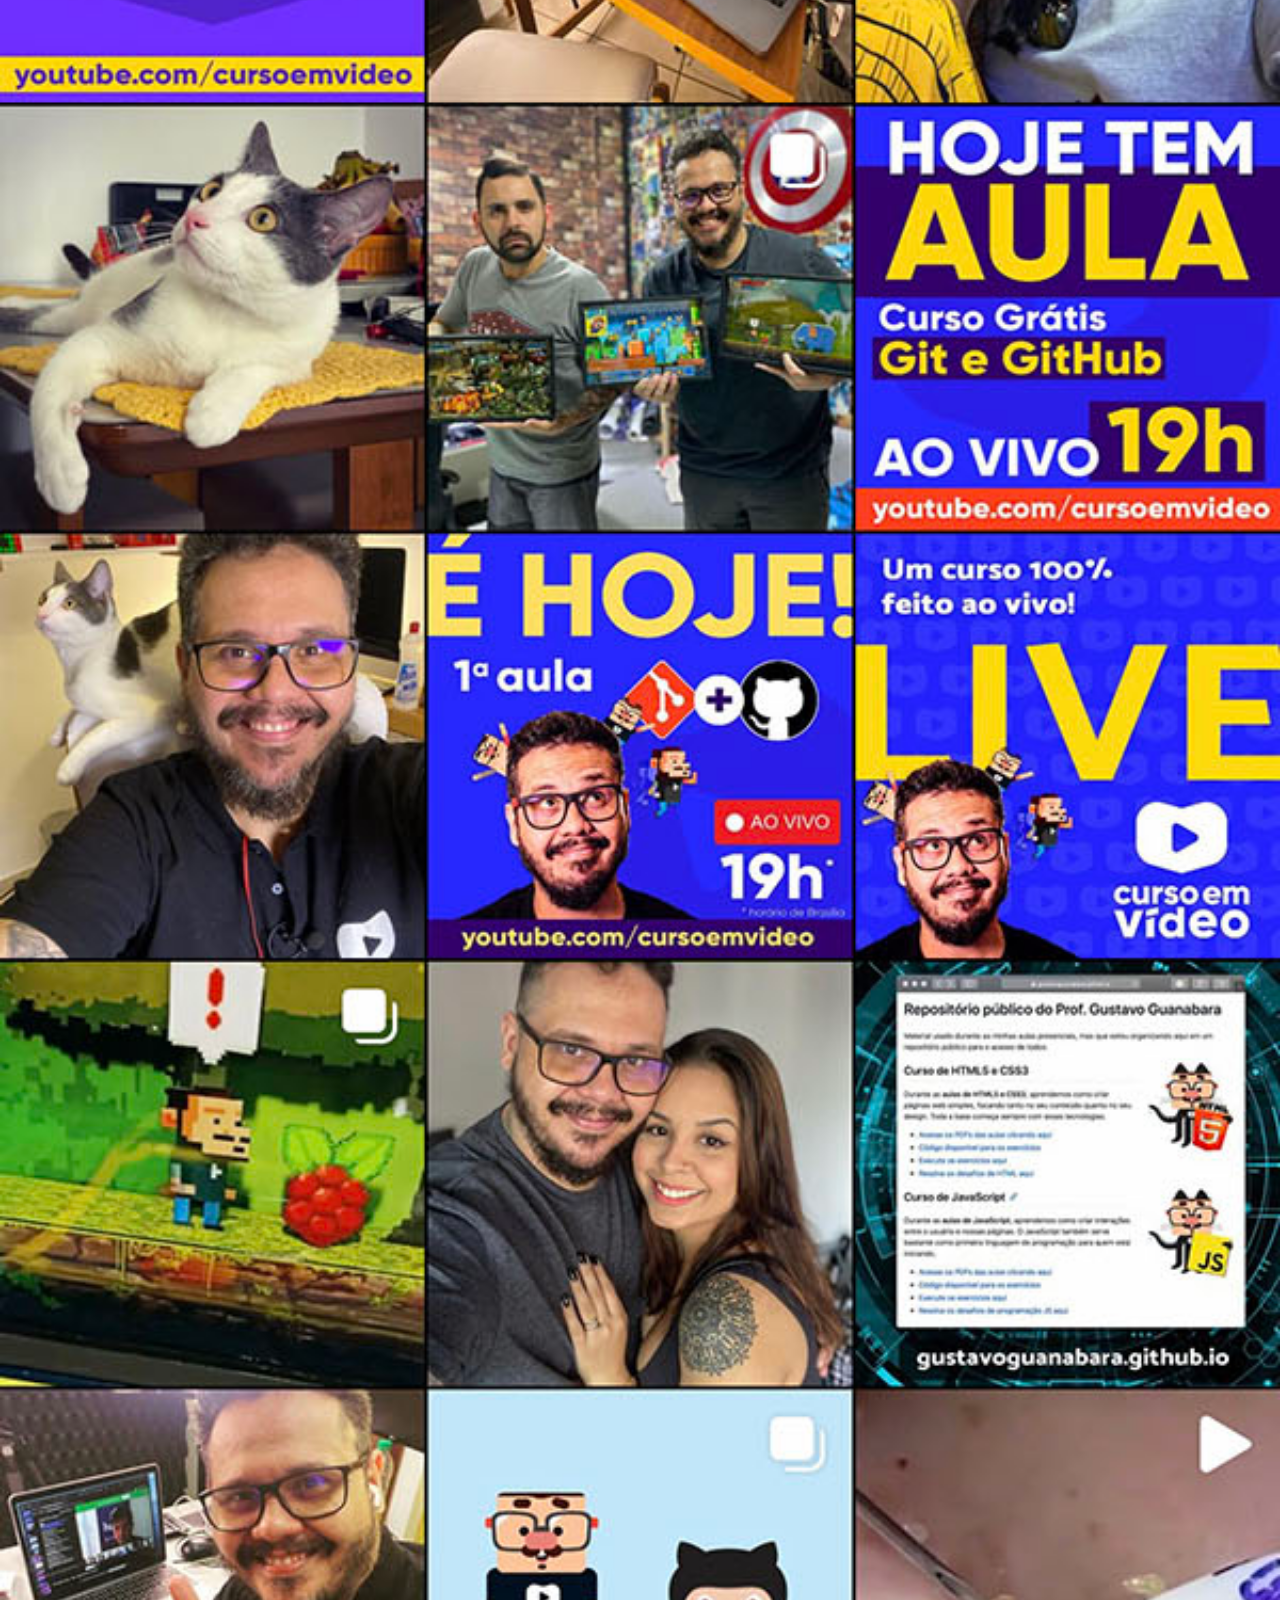
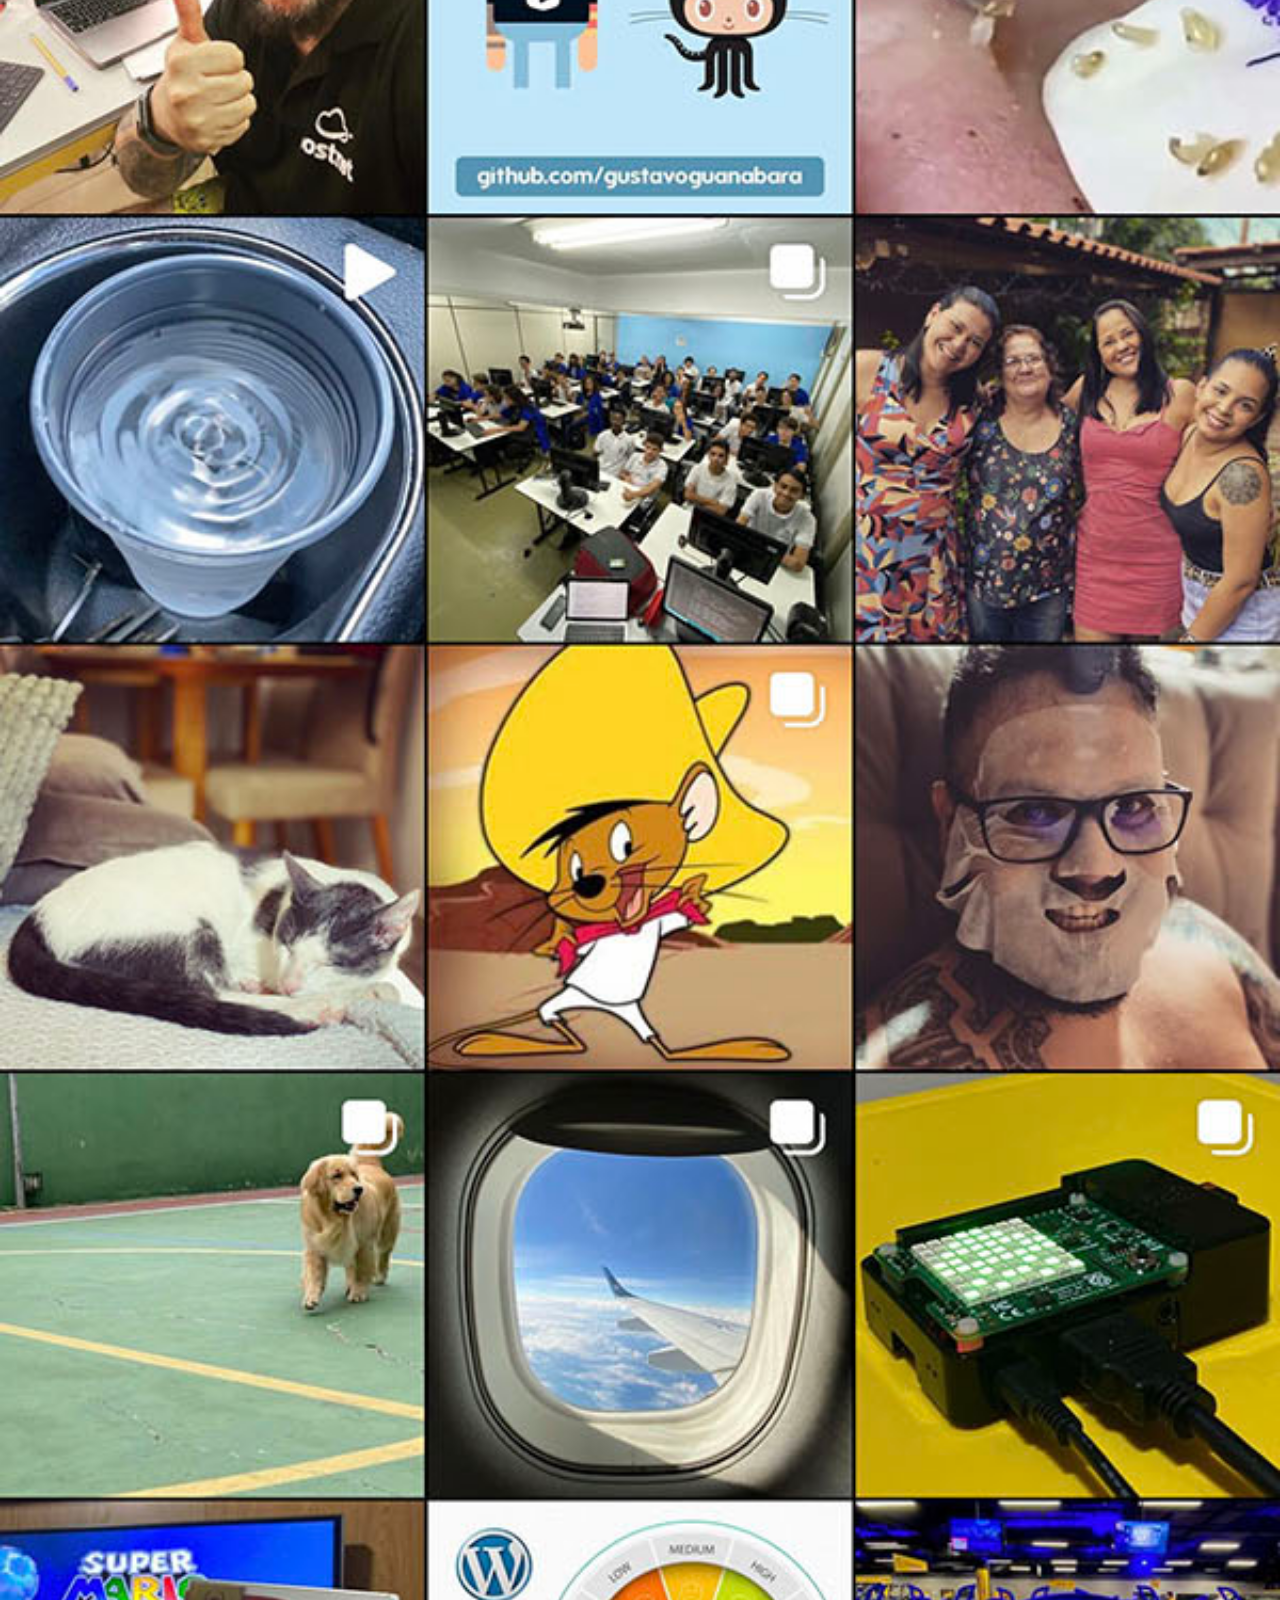
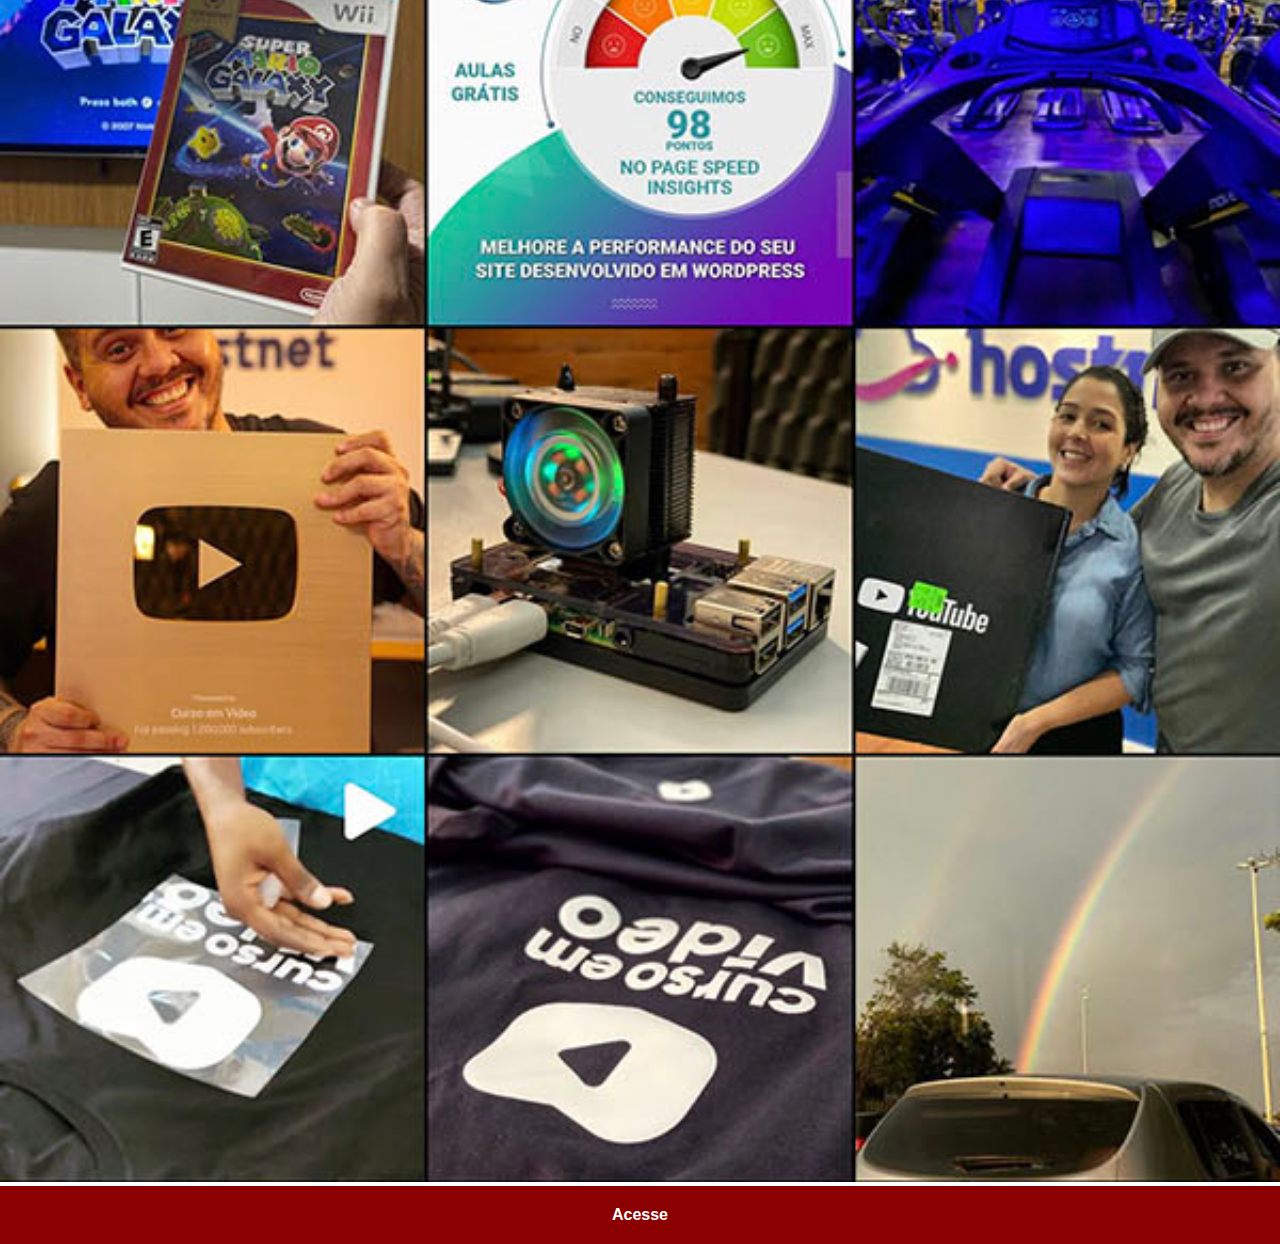
<file: instagram.html>
<!DOCTYPE html>
<html lang="pt-br">
<head>
  <meta charset="UTF-8">
  <meta name="viewport" content="width=device-width, initial-scale=1.0">
  <title>Instagram</title>
  <link rel="stylesheet" href="estilos/social.css">
</head>
<body>
  <img src="imagens/tela-instagram.jpg" alt="Instagram">
  <a href="https://www.instagram.com/gustavoguanabara/" target="
  _blank">Acesse</a>
</body>
</html>
</file>
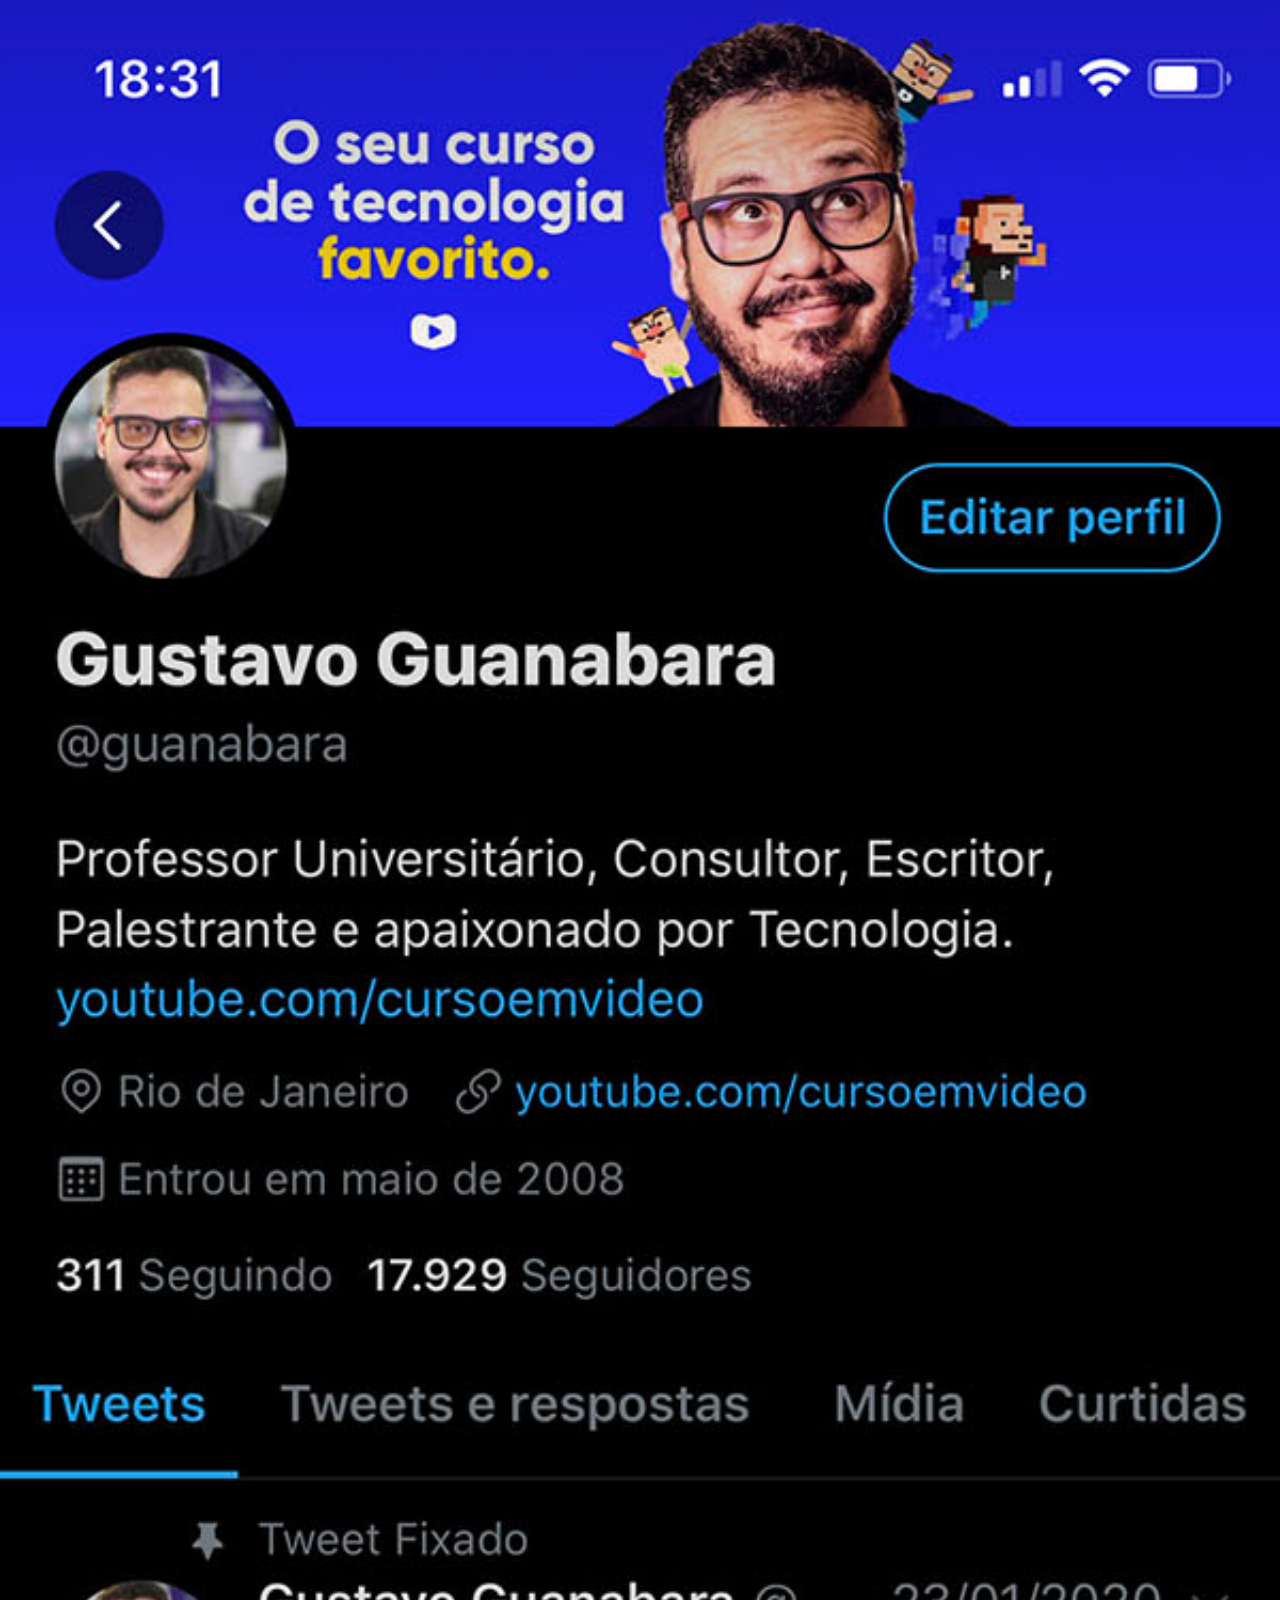
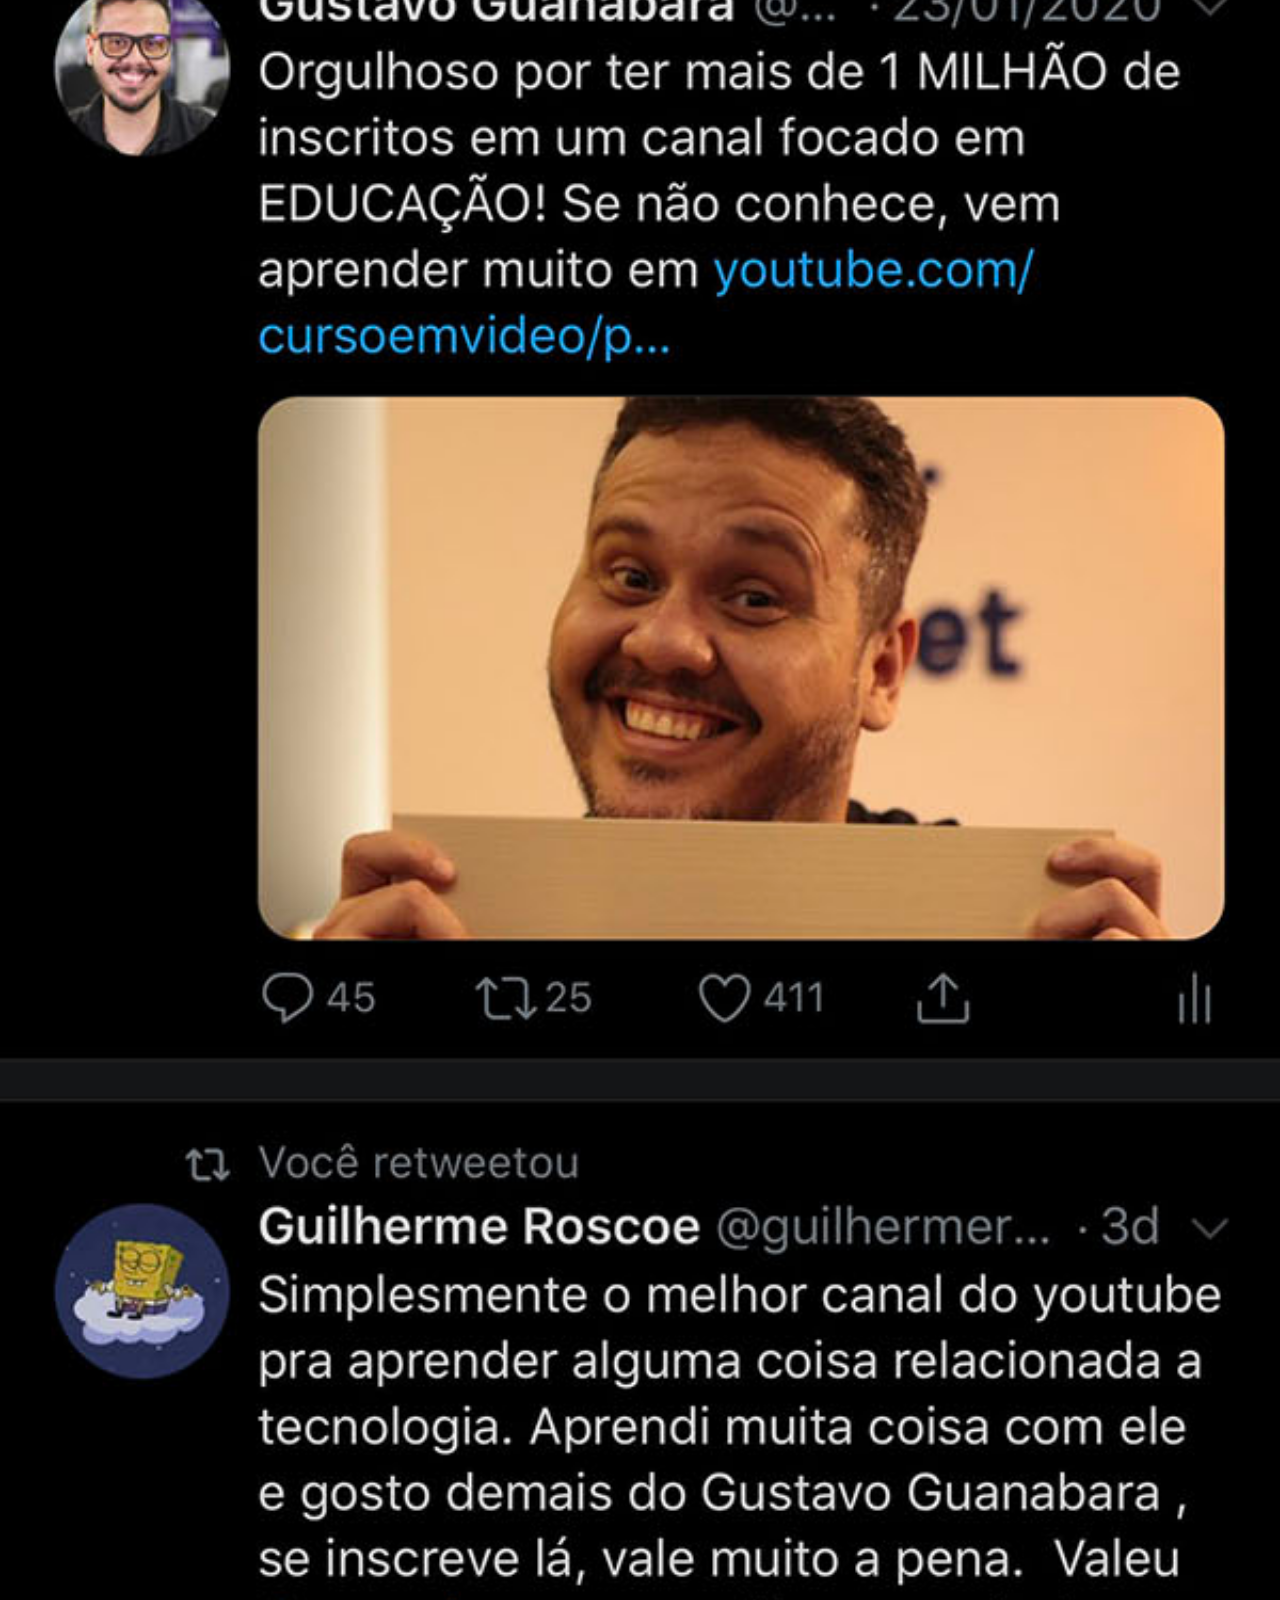
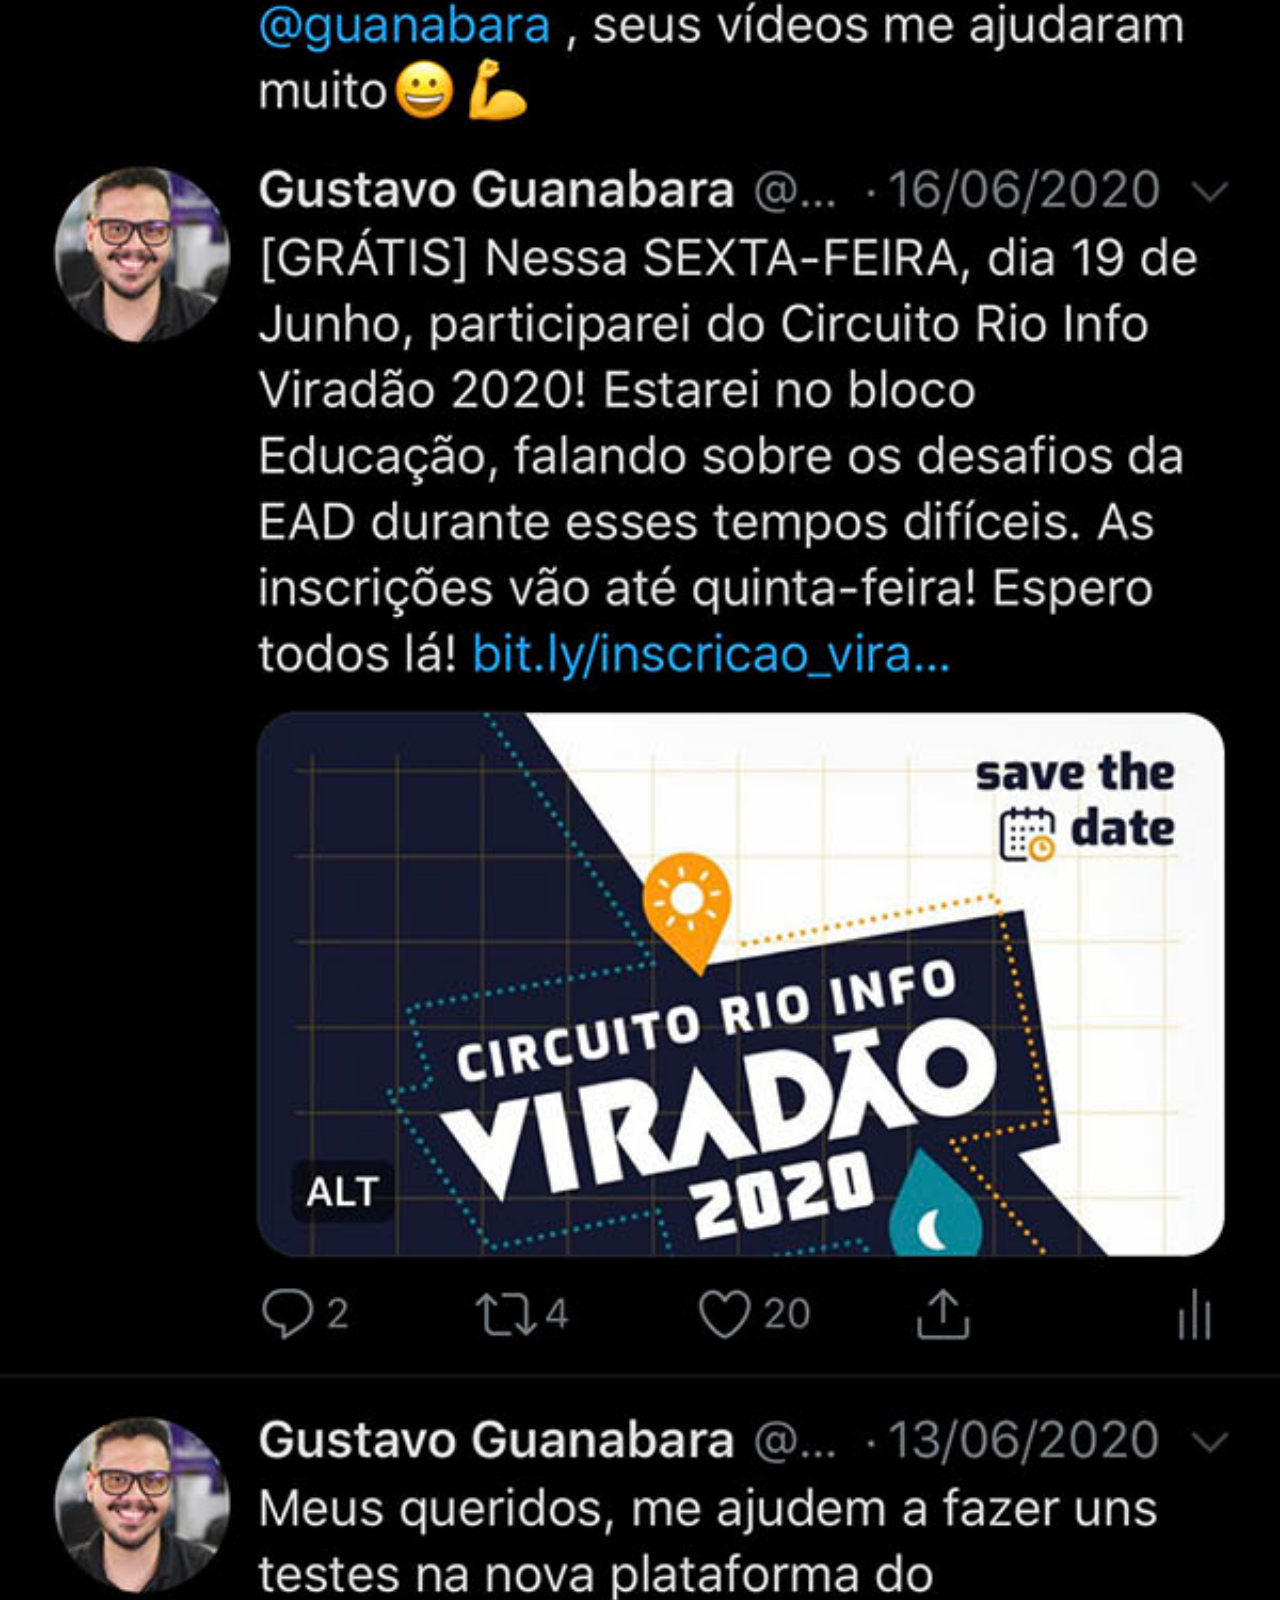
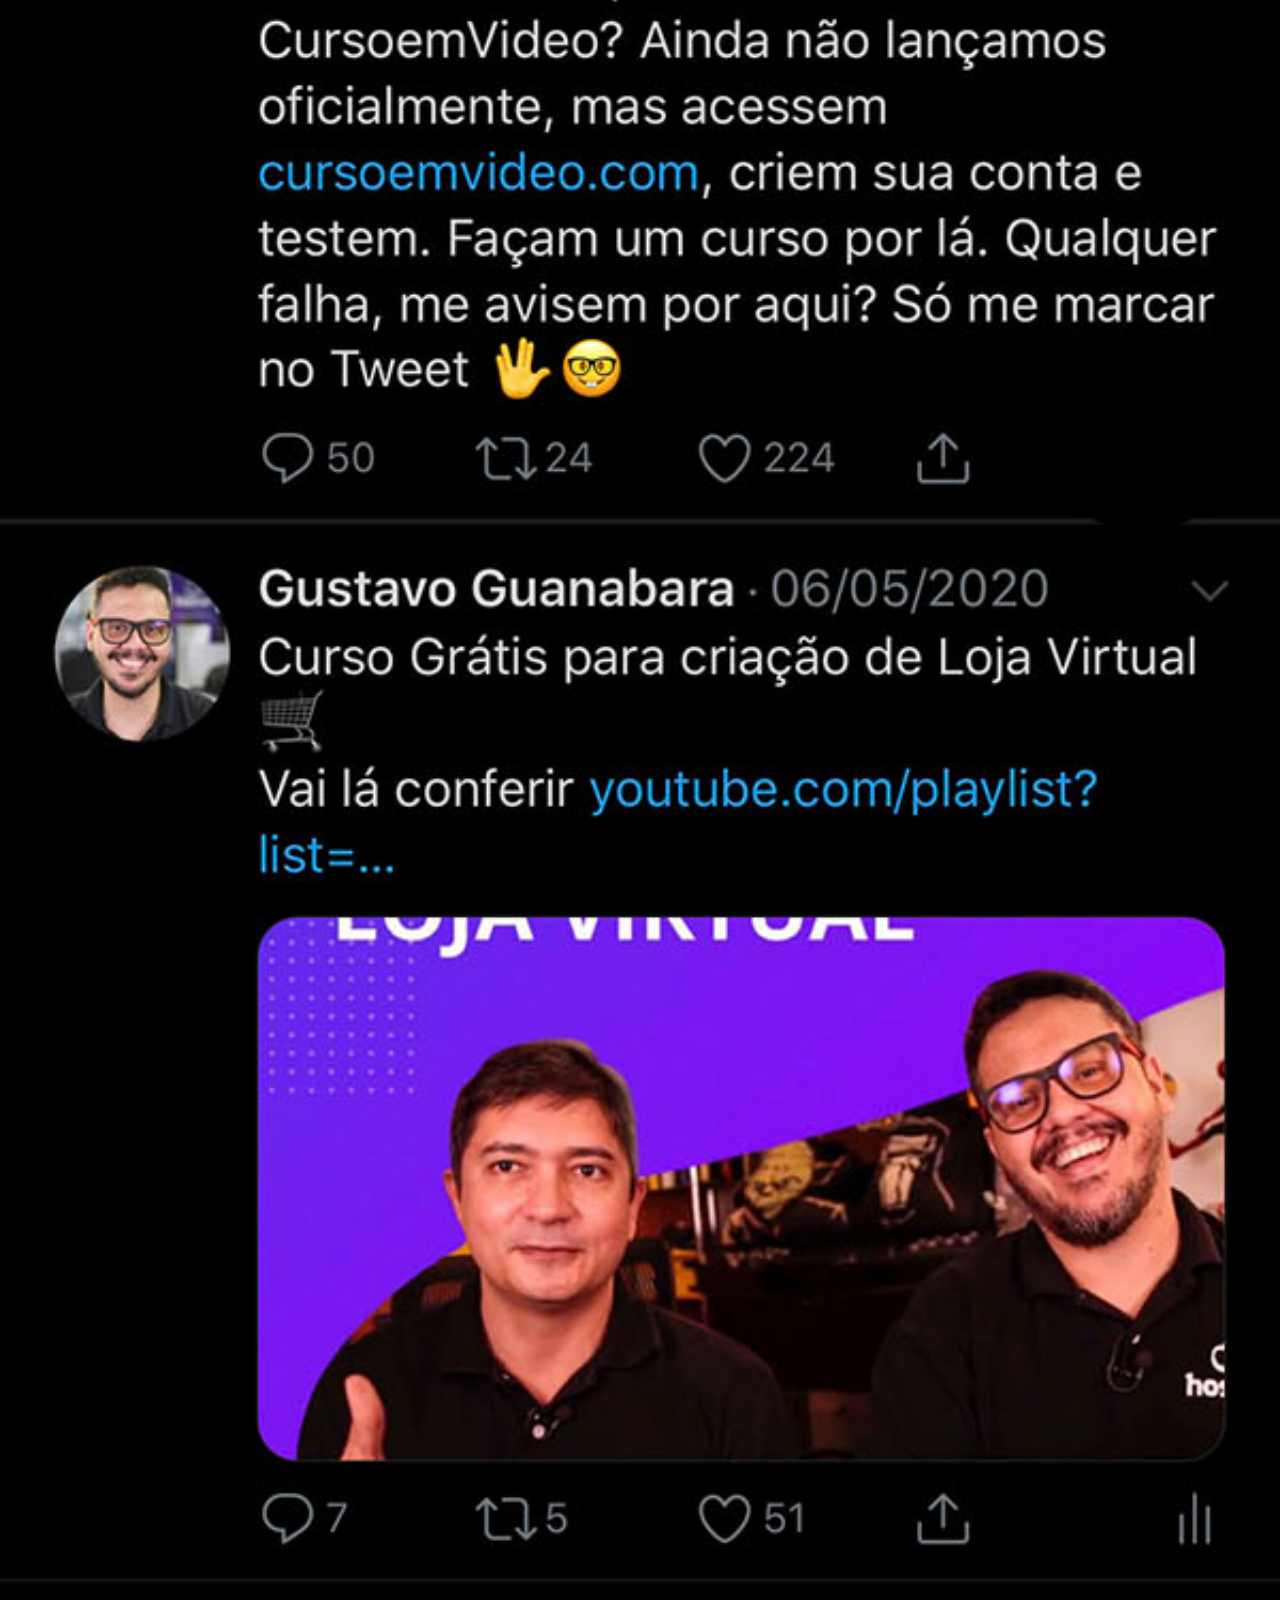
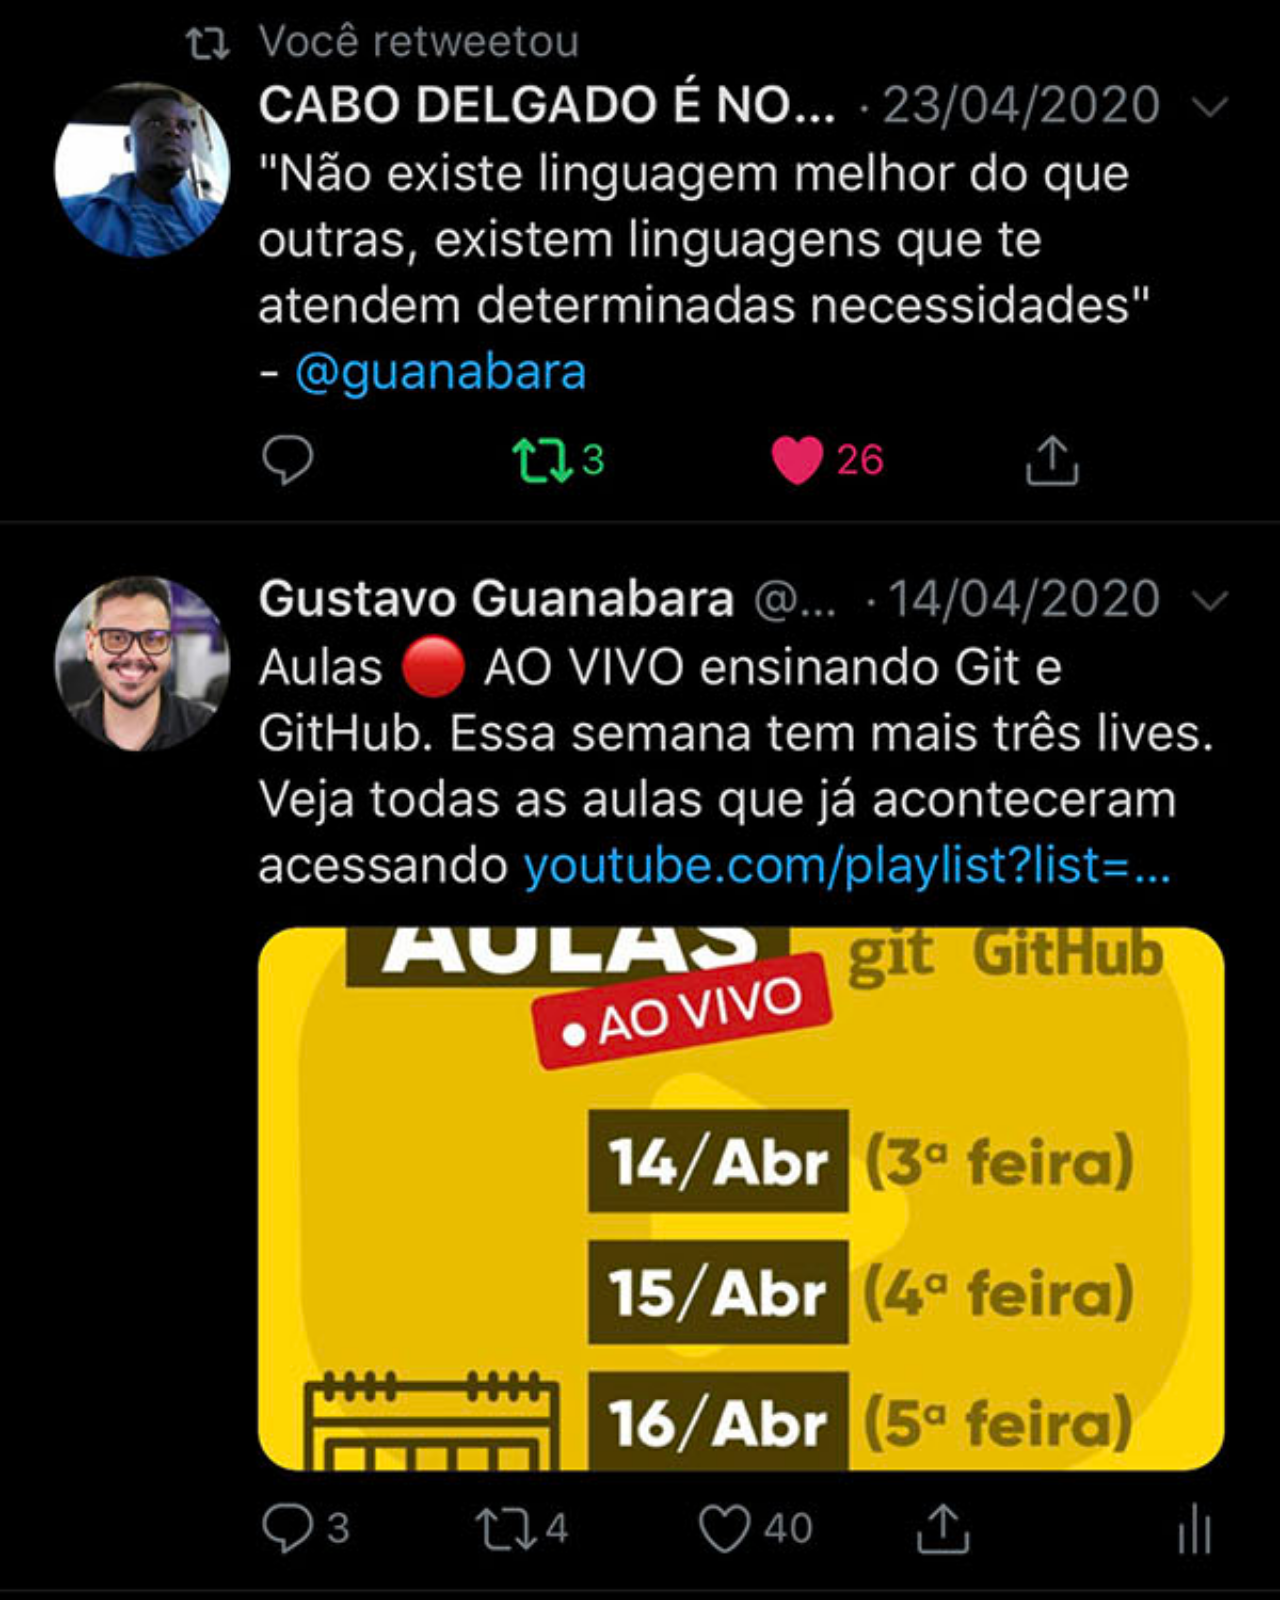
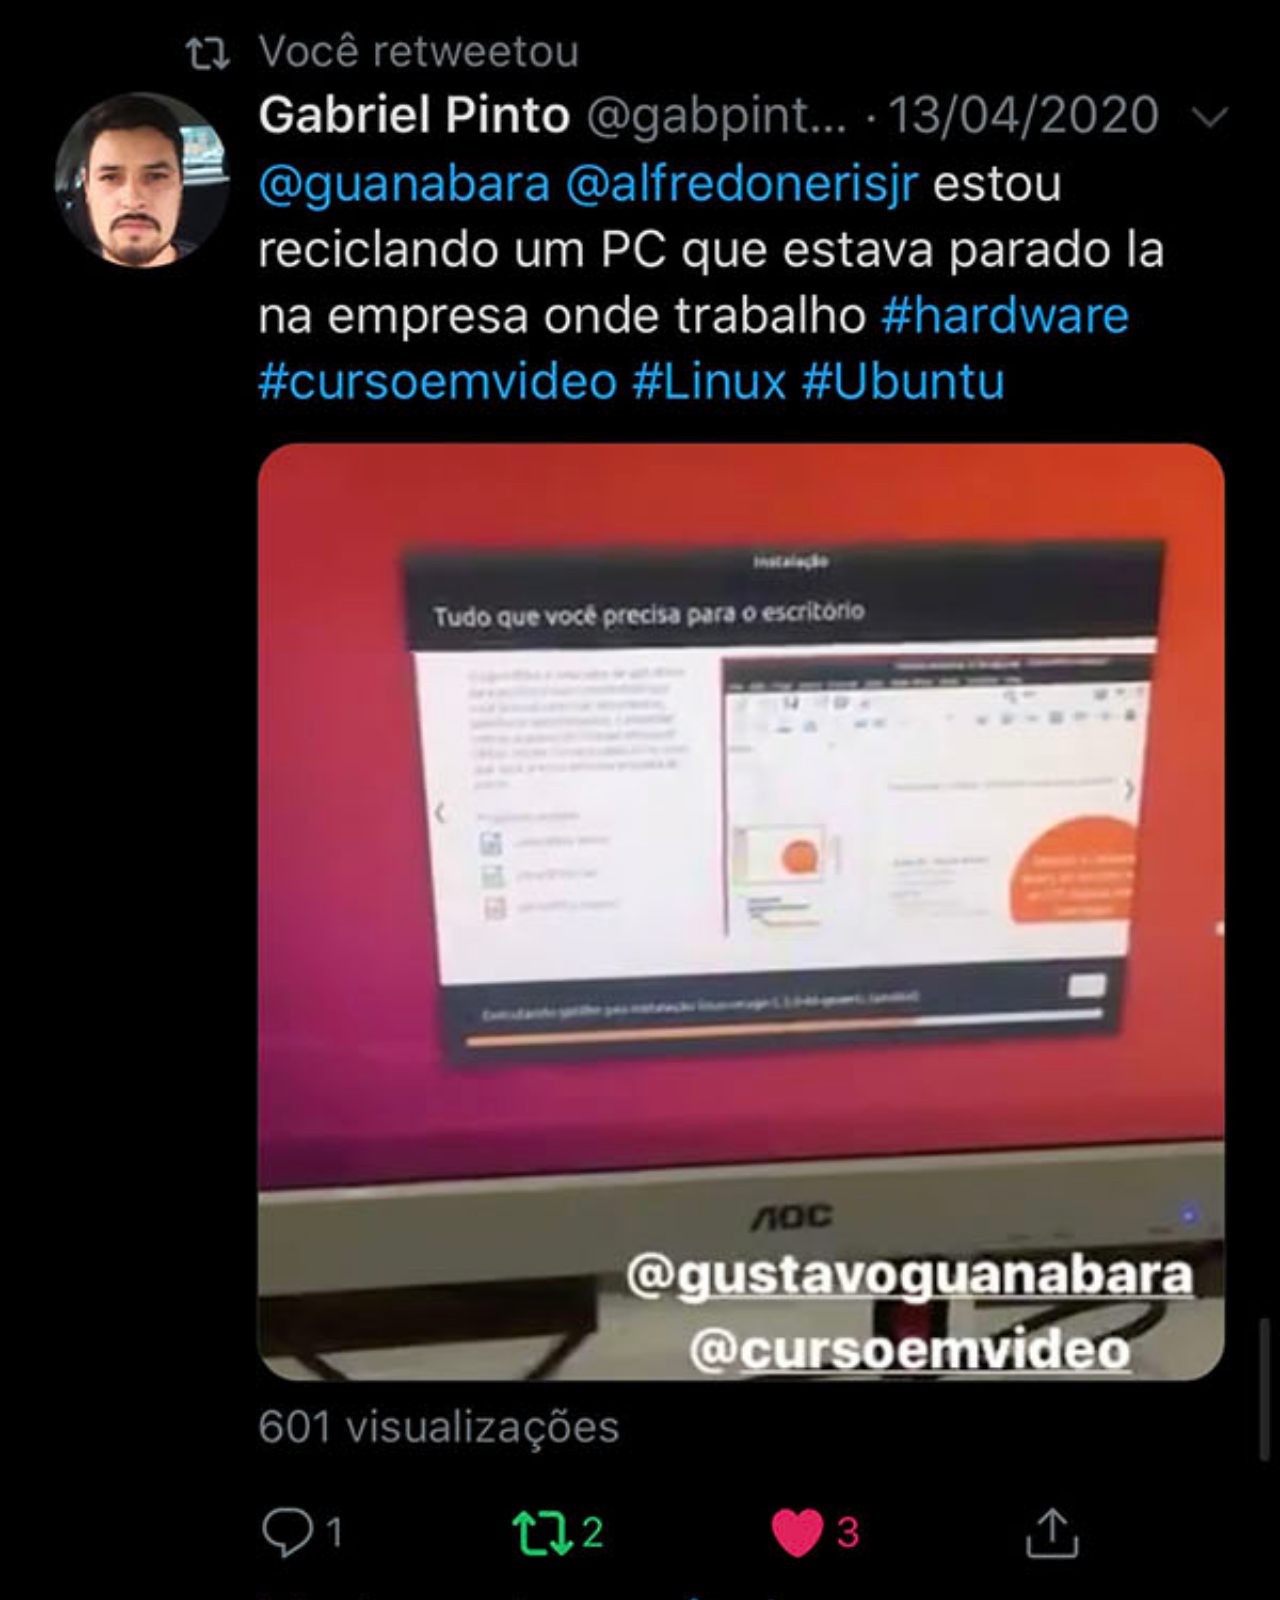
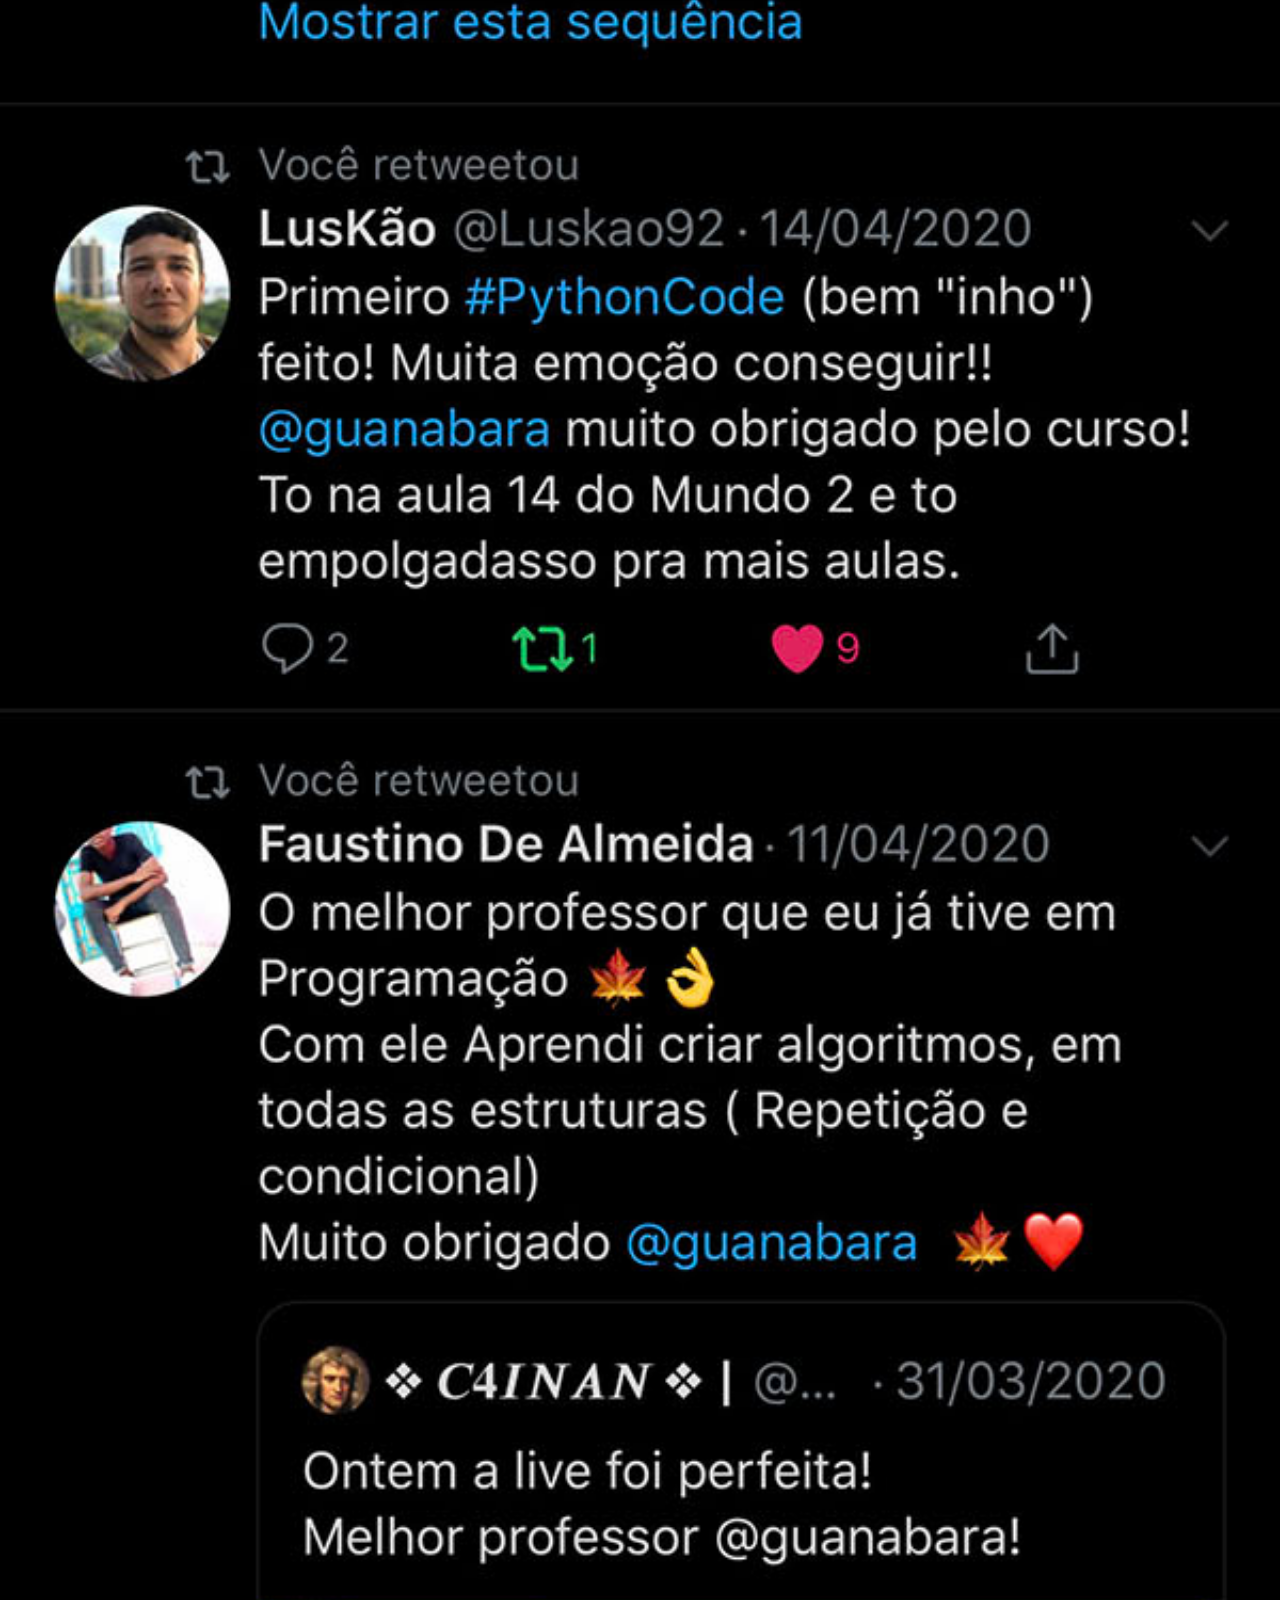
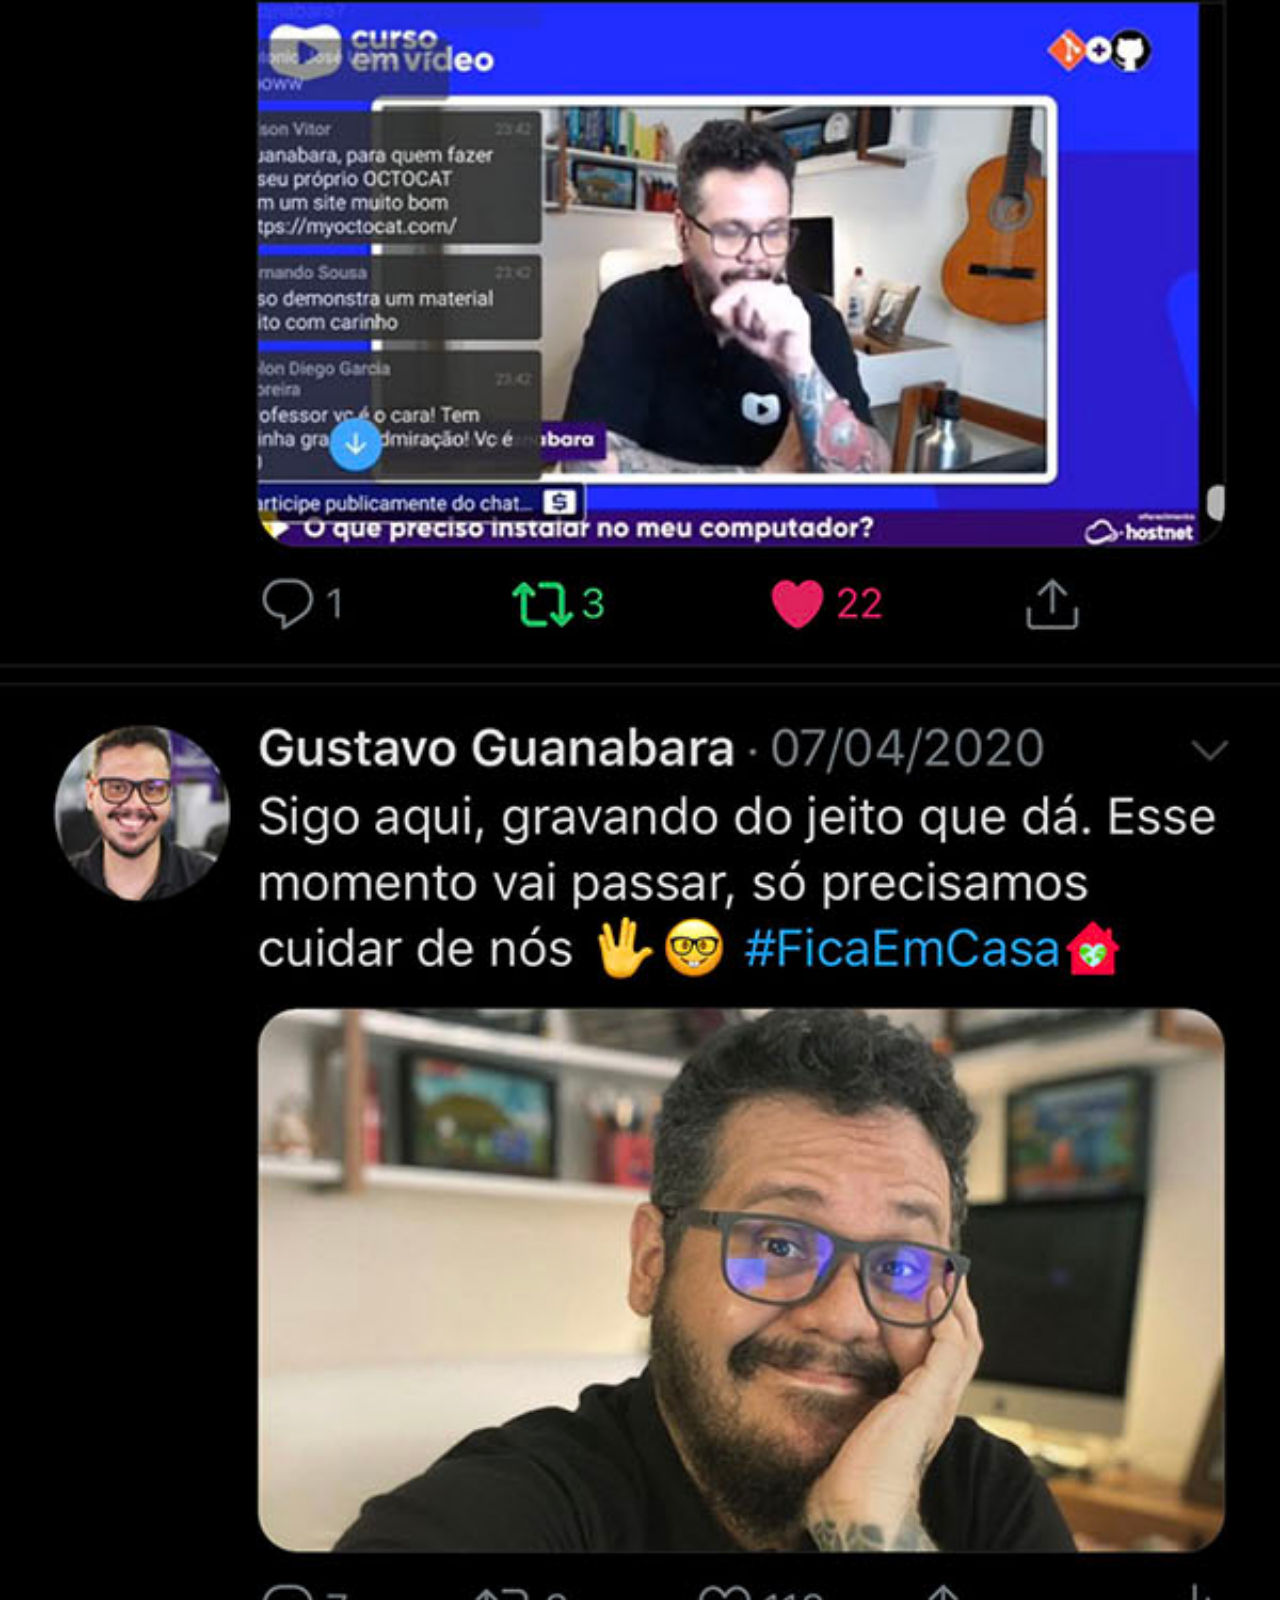
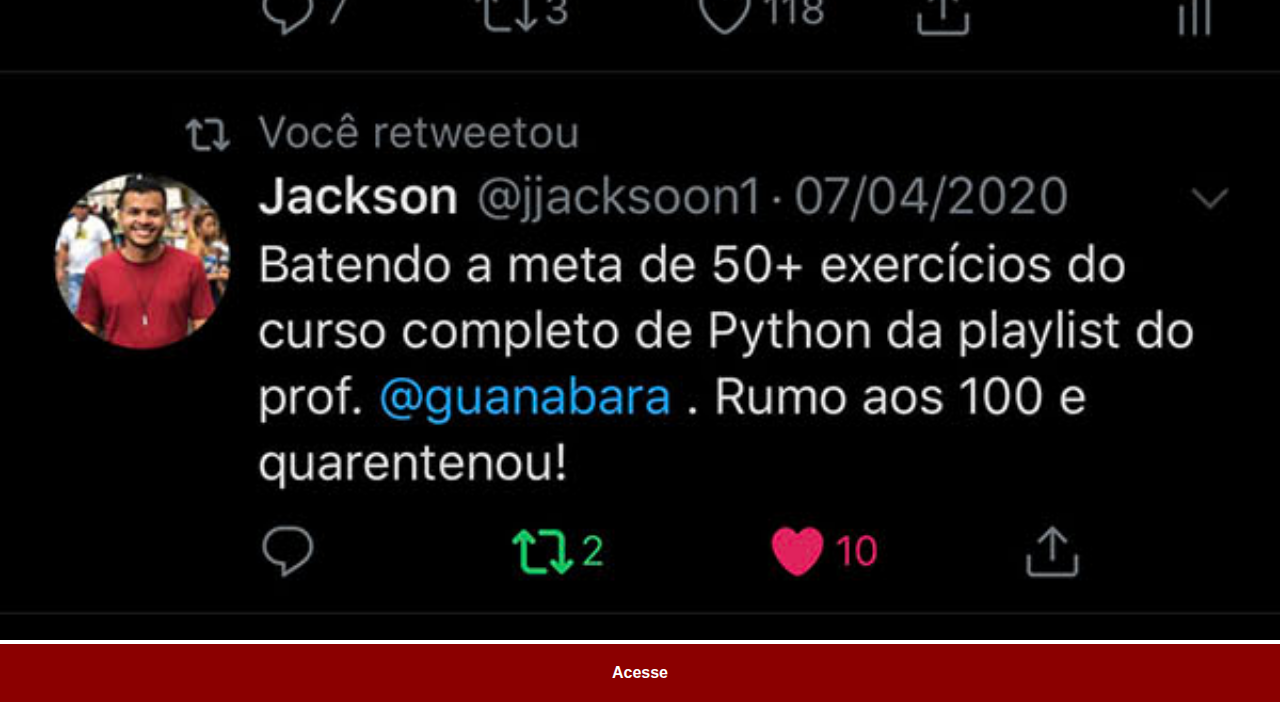
<file: twitter.html>
<!DOCTYPE html>
<html lang="pt-br">
<head>
  <meta charset="UTF-8">
  <meta name="viewport" content="width=device-width, initial-scale=1.0">
  <title>Twitter</title>
  <link rel="stylesheet" href="estilos/social.css">
</head>
<body>
  <img src="imagens/tela-twitter.jpg" alt="Twitter">
  <a href="https://x.com/guanabara" target="
  _blank">Acesse</a>
</body>
</html>
</file>
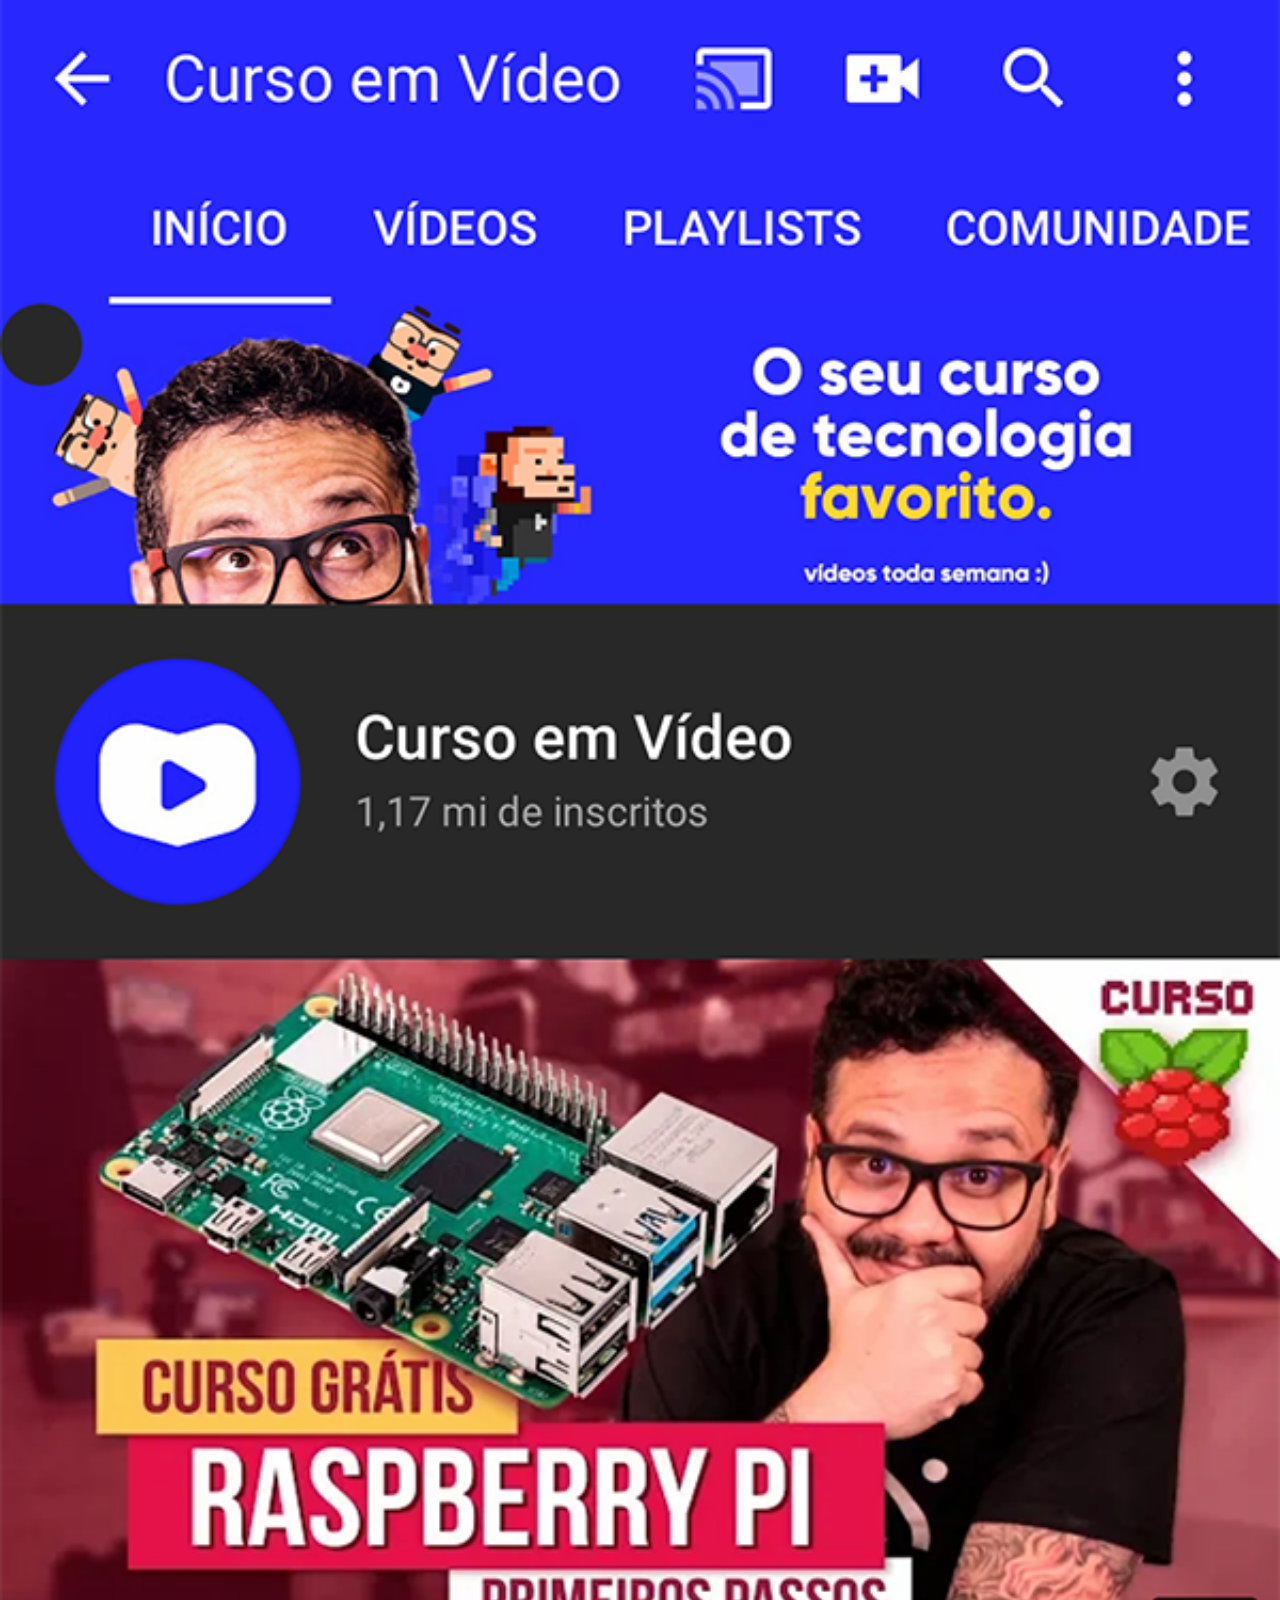
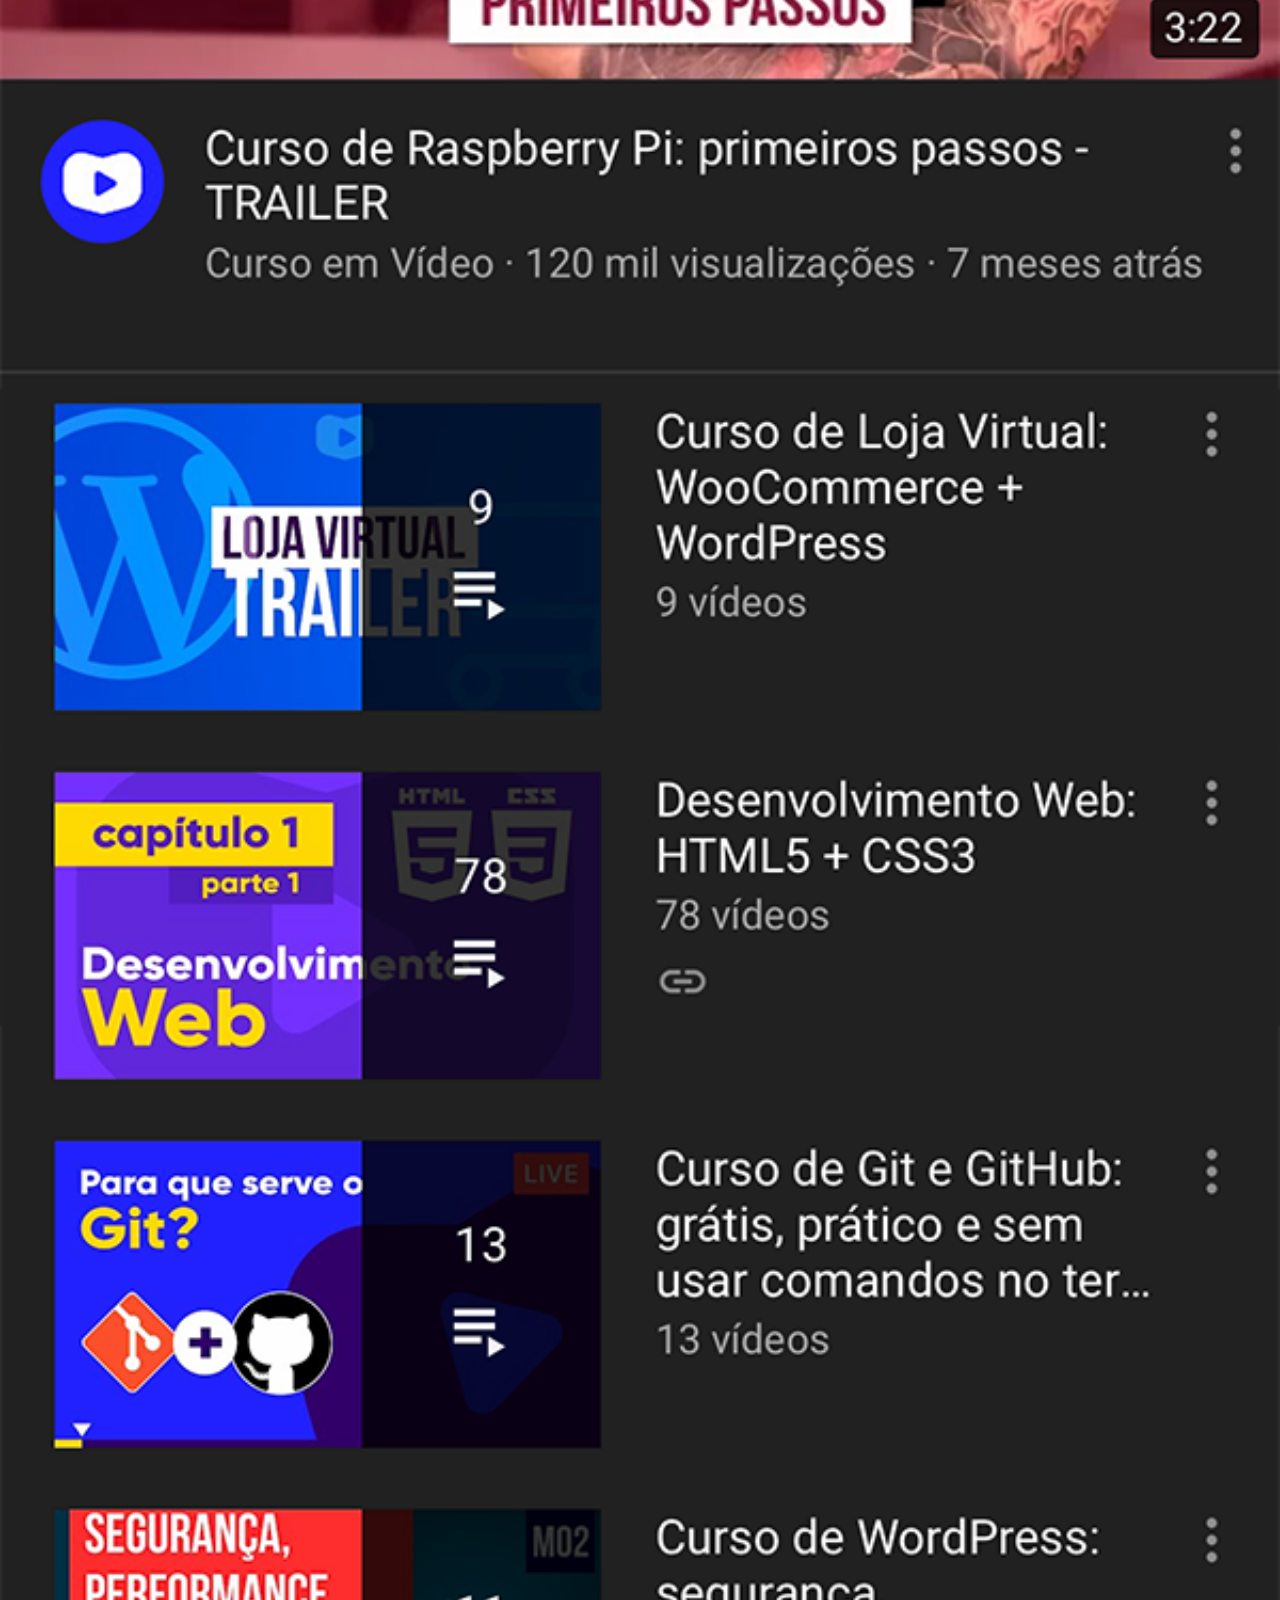
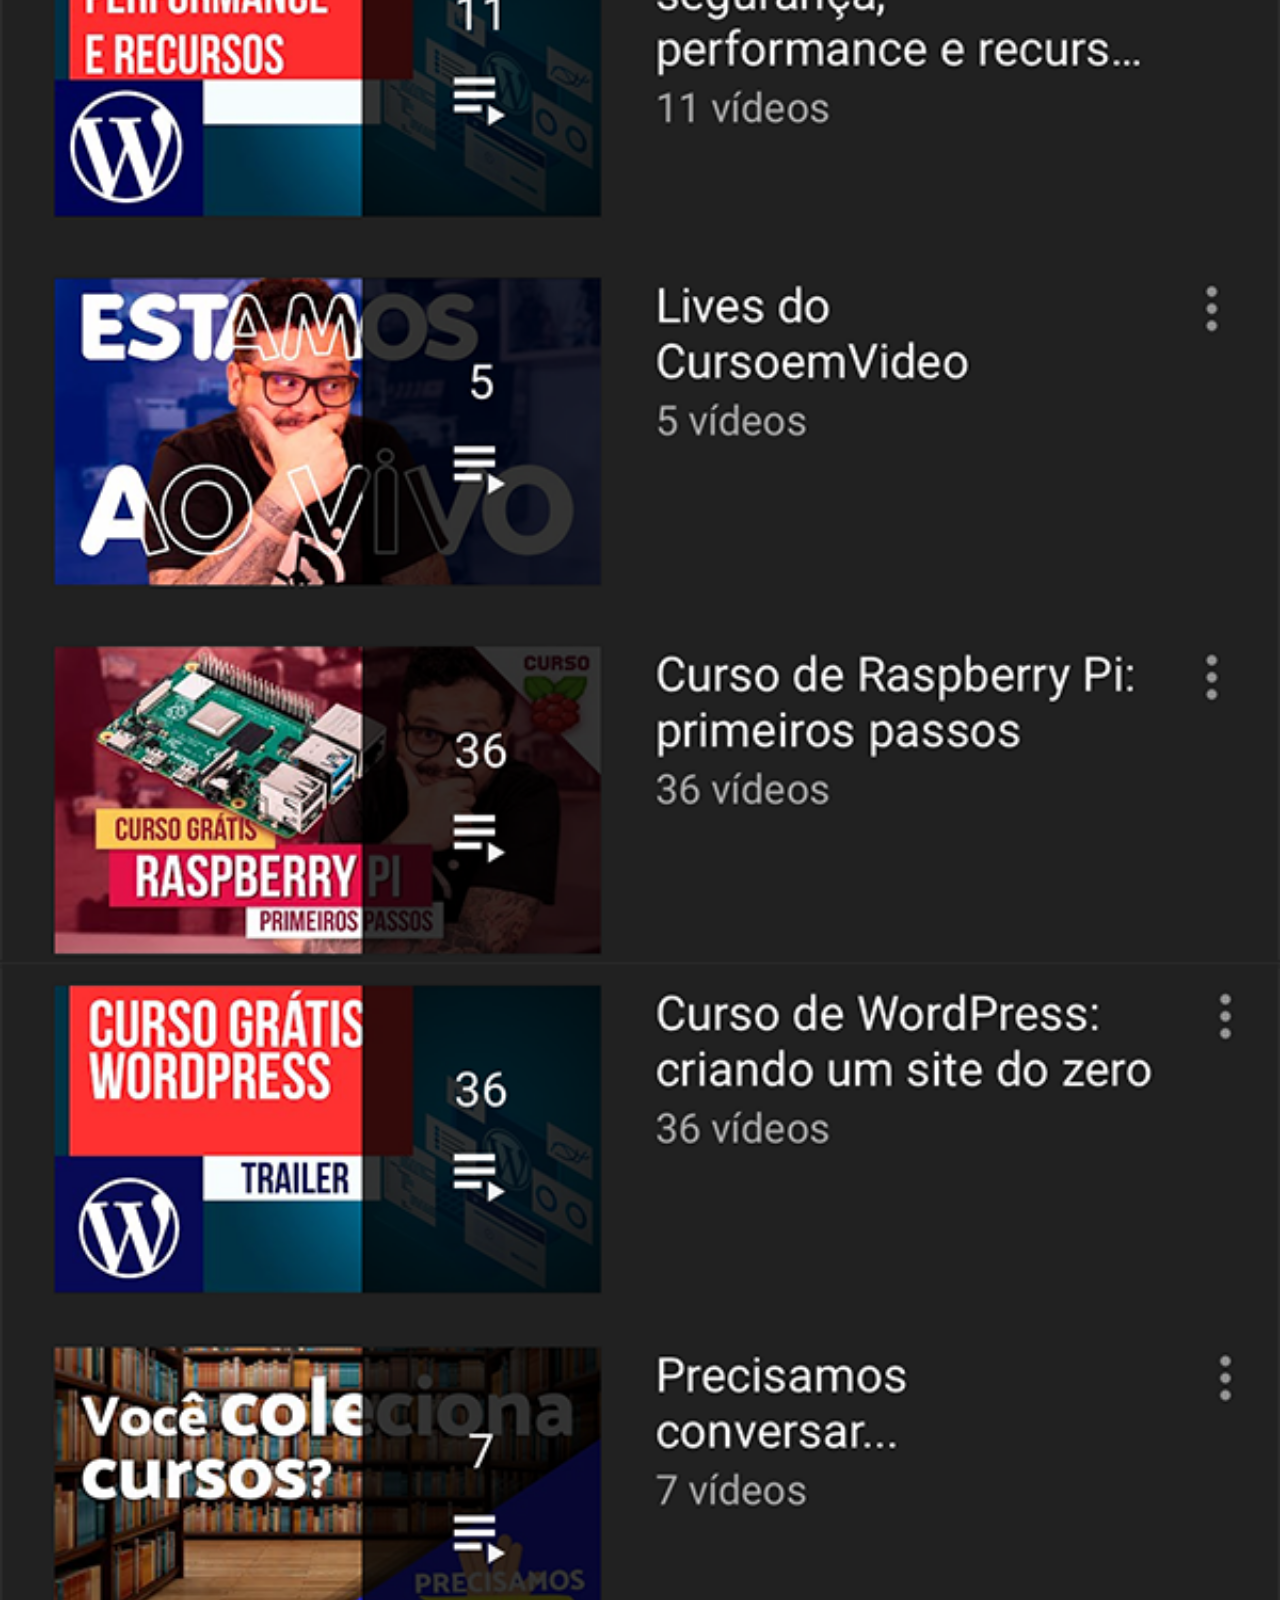
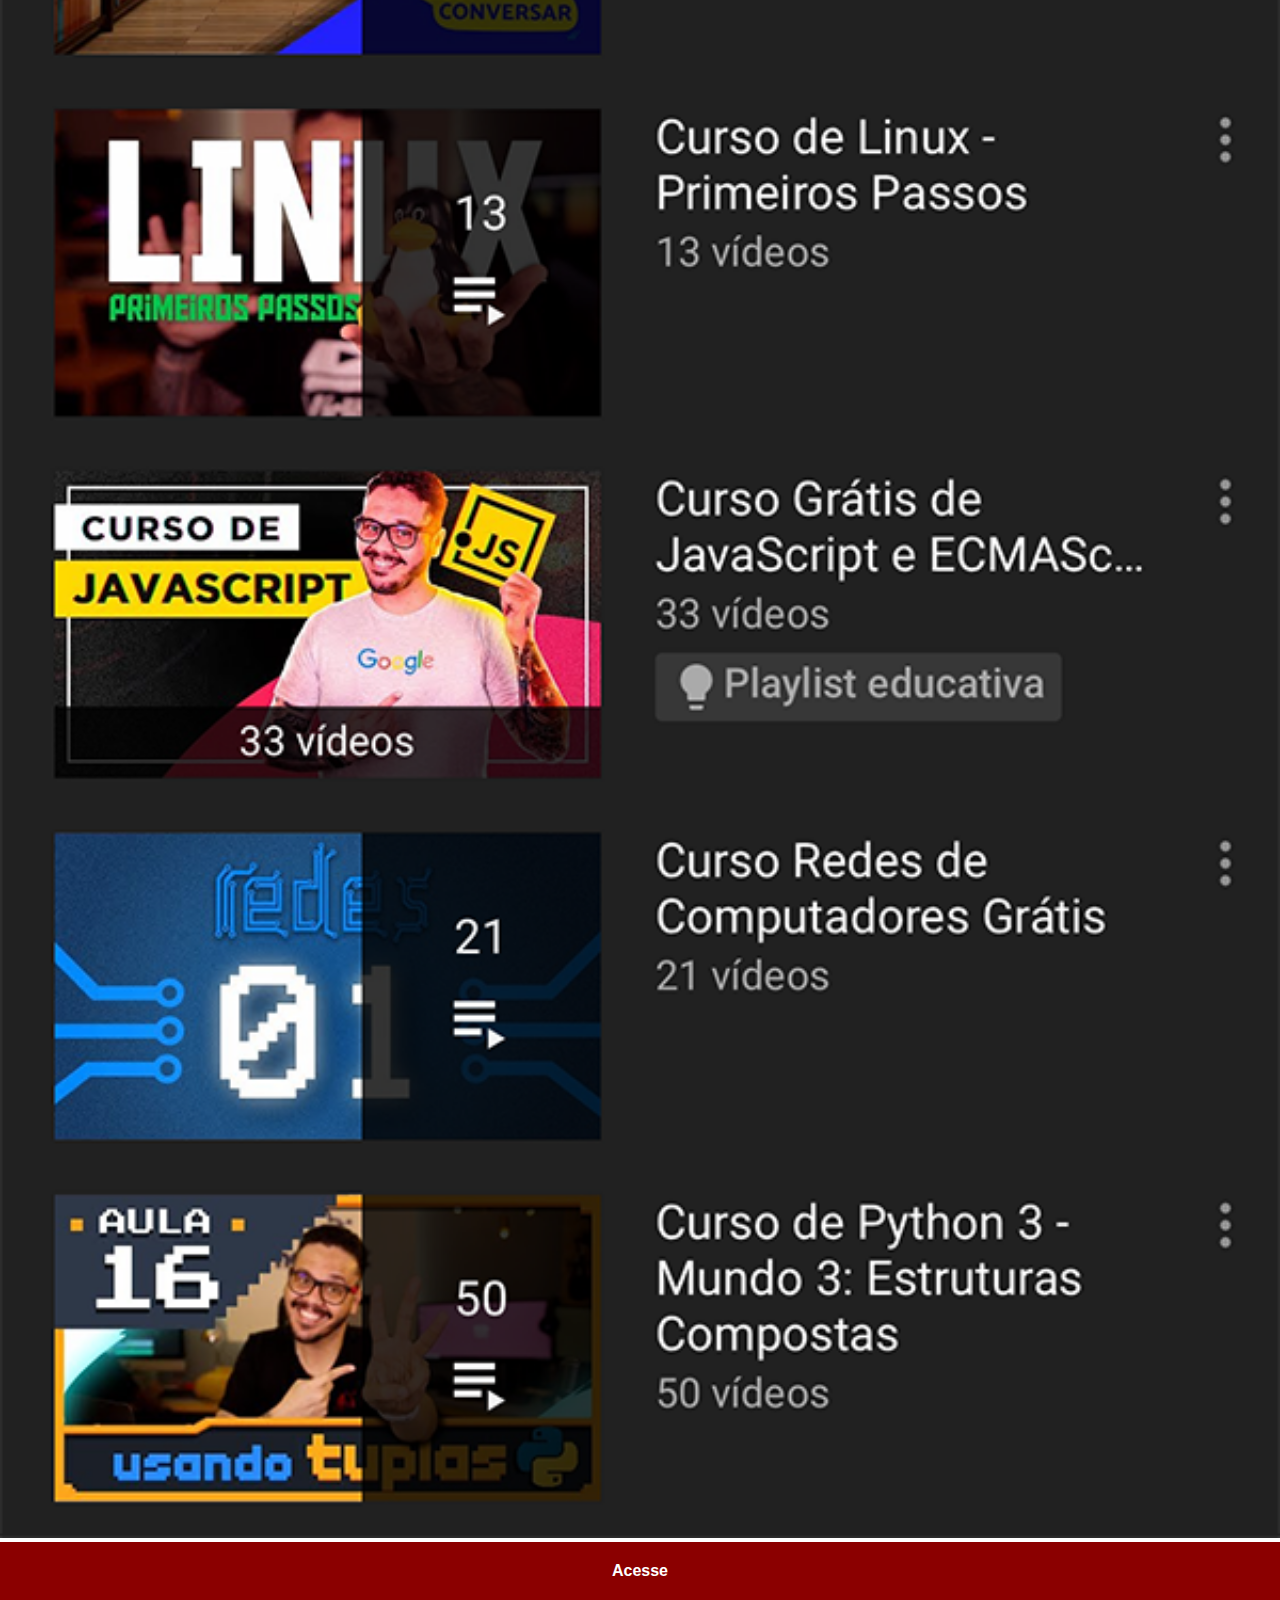
<file: youtube.html>
<!DOCTYPE html>
<html lang="pt-br">
<head>
  <meta charset="UTF-8">
  <meta name="viewport" content="width=device-width, initial-scale=1.0">
  <title>YouTube</title>
  <link rel="stylesheet" href="estilos/social.css">
</head>
<body>
  <img src="imagens/tela-youtube.png" alt="YouTube">
  <a href="https://www.youtube.com/user/cursosemvideo/playlists" target="
  _blank">Acesse</a>
</body>
</html>
</file>
<file: estilos/style.css>
@charset "UTF-8";

* {
  margin: 0px;
  padding: 0px;
  font-family: Arial, Helvetica, sans-serif;
}

html, body {
  height: 100vh;
  width: 100vw;
  background-color: black;
}

body {
  background: url('../imagens/fundo-madeira.jpg') no-repeat top center;
  background-size: cover;
  background-attachment: fixed;
}

main {
  position: relative;
  height: 100vh;
}

#telefone {
  position: absolute;
  top: 50%;
  left: 50%;
  transform: translate(-50%, -50%);

  height: 627px;
  width: 311px;
  background: url(../imagens/frame-iphone.png) no-repeat;
}

#tela {
  position: relative;
  top: 80px;
  left: 22px;
  width: 267px;
  height: 471px;
}

#redes-sociais {
  text-align: right;
}

#redes-sociais img {
    width: 50px;
    margin: 10px;
    border-radius: 50%;
    box-shadow: 2px 2px 5px rgba(0, 0, 0, 0.400);
    box-sizing: border-box;
}

#redes-sociais img:hover {
  border: 2px solid rgba(255, 255, 255, 0.637);
  transform: translate(-3px, -3px);
  box-shadow: 5px 5px 10px rgba(0, 0, 0, 0.623);
  transition: transform .3s, border 1s;

}
</file>
<file: estilos/social.css>
@charset "UTF-8";

* {
      margin: 0px;
      padding: 0px;
      font-family: Arial, Helvetica, sans-serif;
    }

    ::-webkit-scrollbar {
      width: 0px;
      height: 0px;
    }
    
    img {
      width: 100vw;
    }
    a {
      display: block;
      background-color: darkred;
      color: white;
      padding: 20px;
      text-align: center;
      font-weight: bolder;
      text-decoration: none;
    }
    a:hover {
      background-color: red;
    }
</file>
